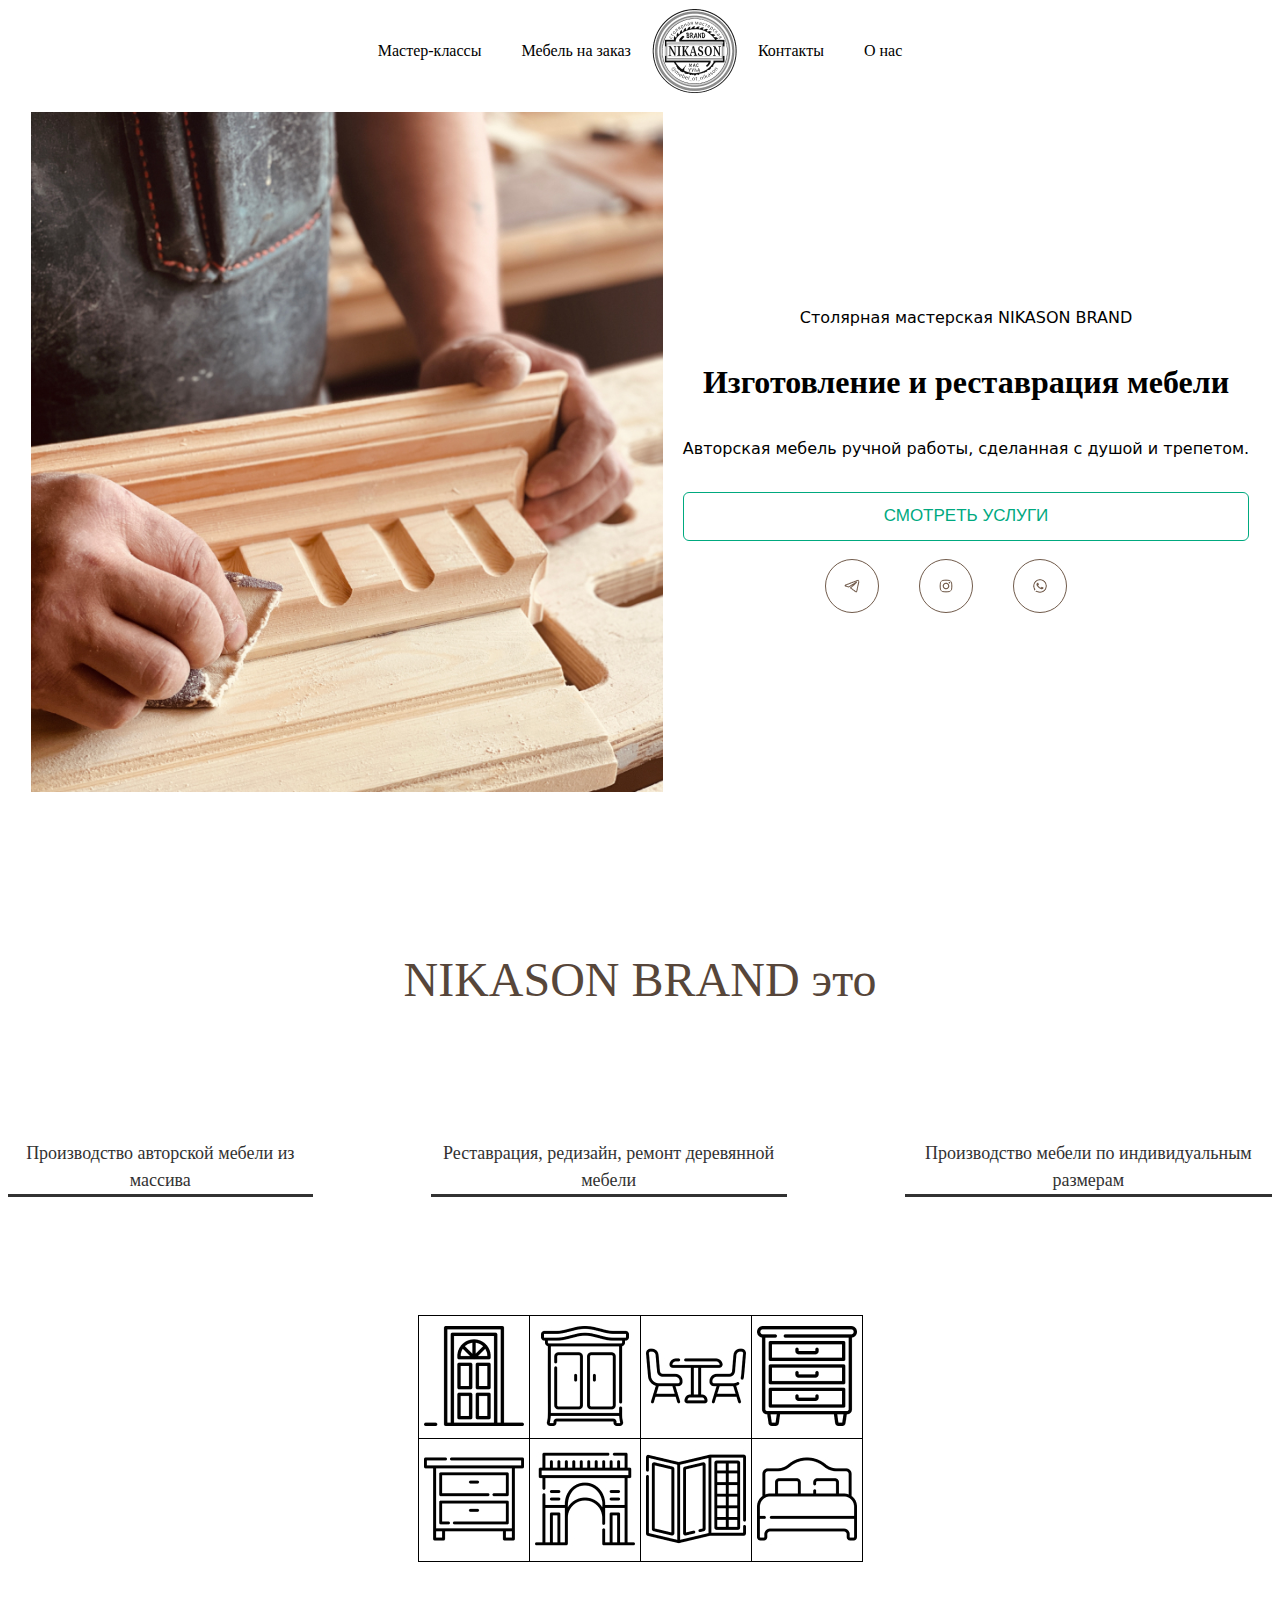
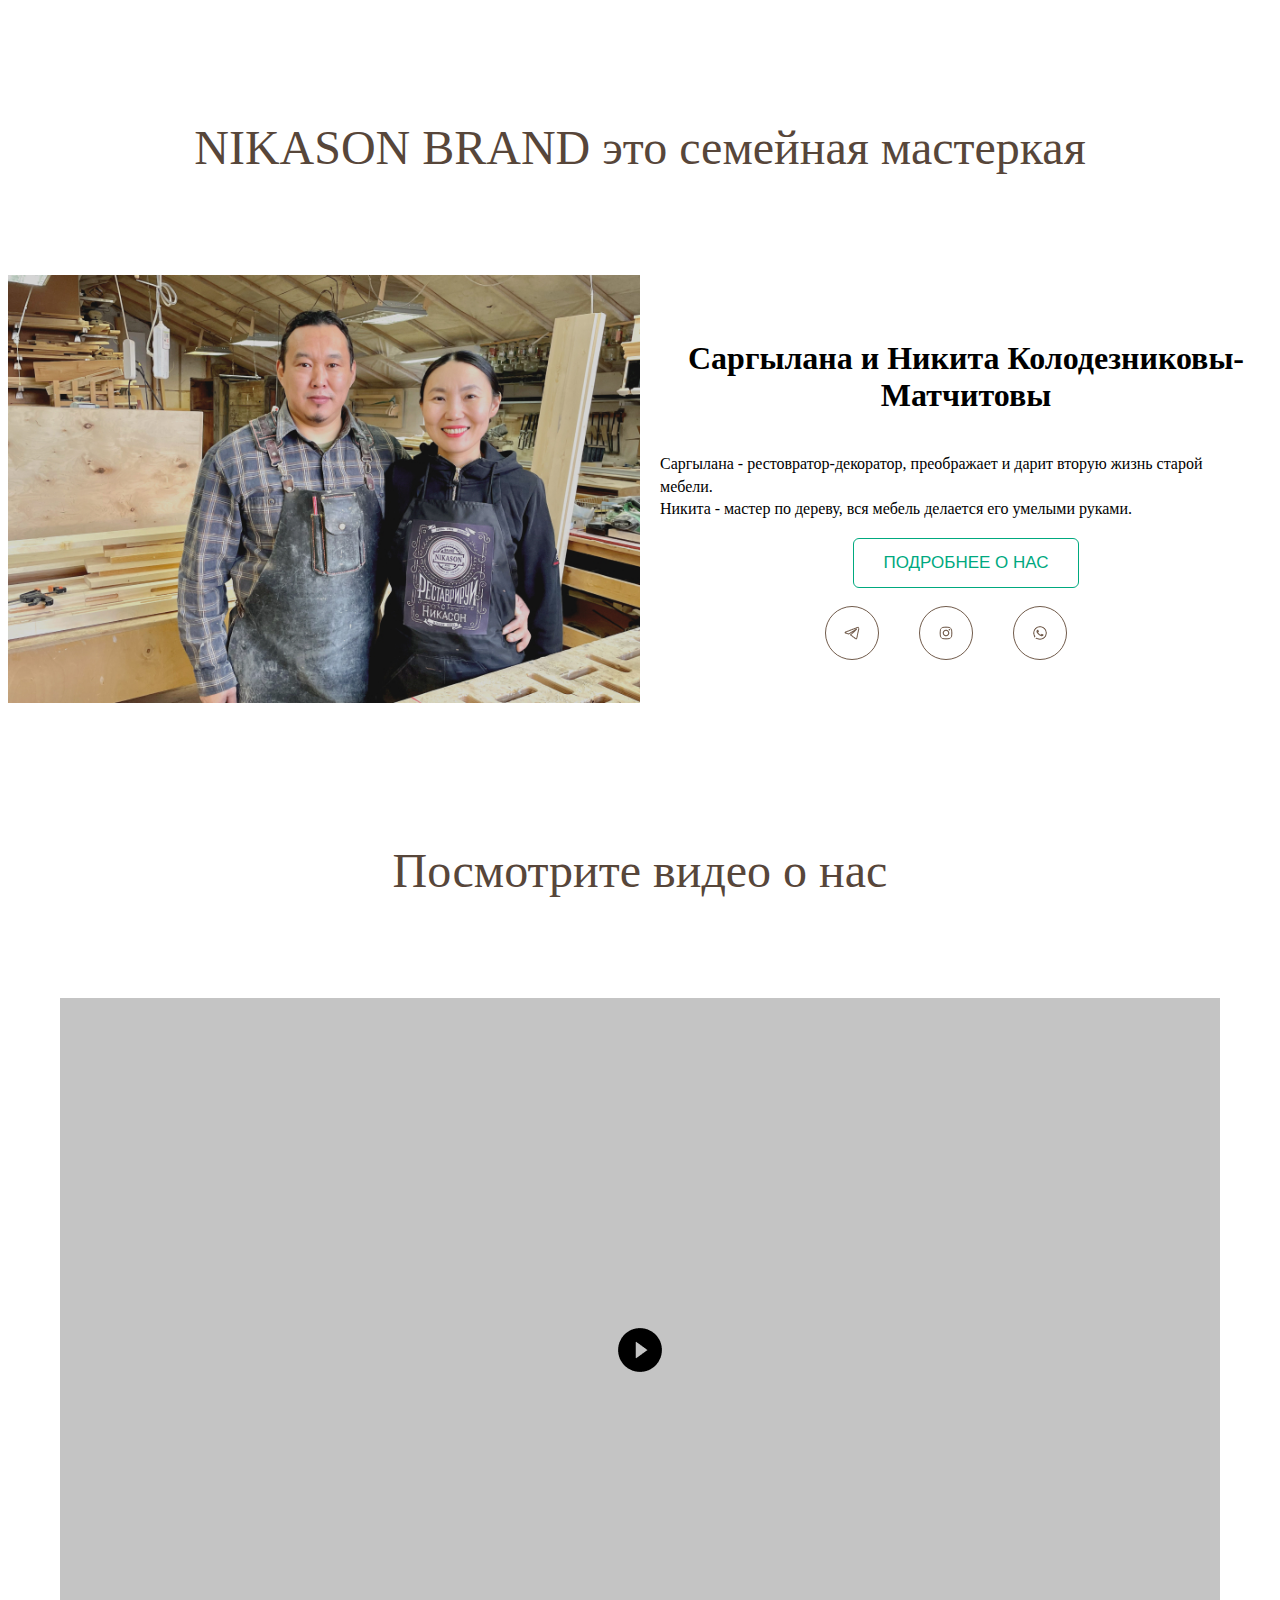
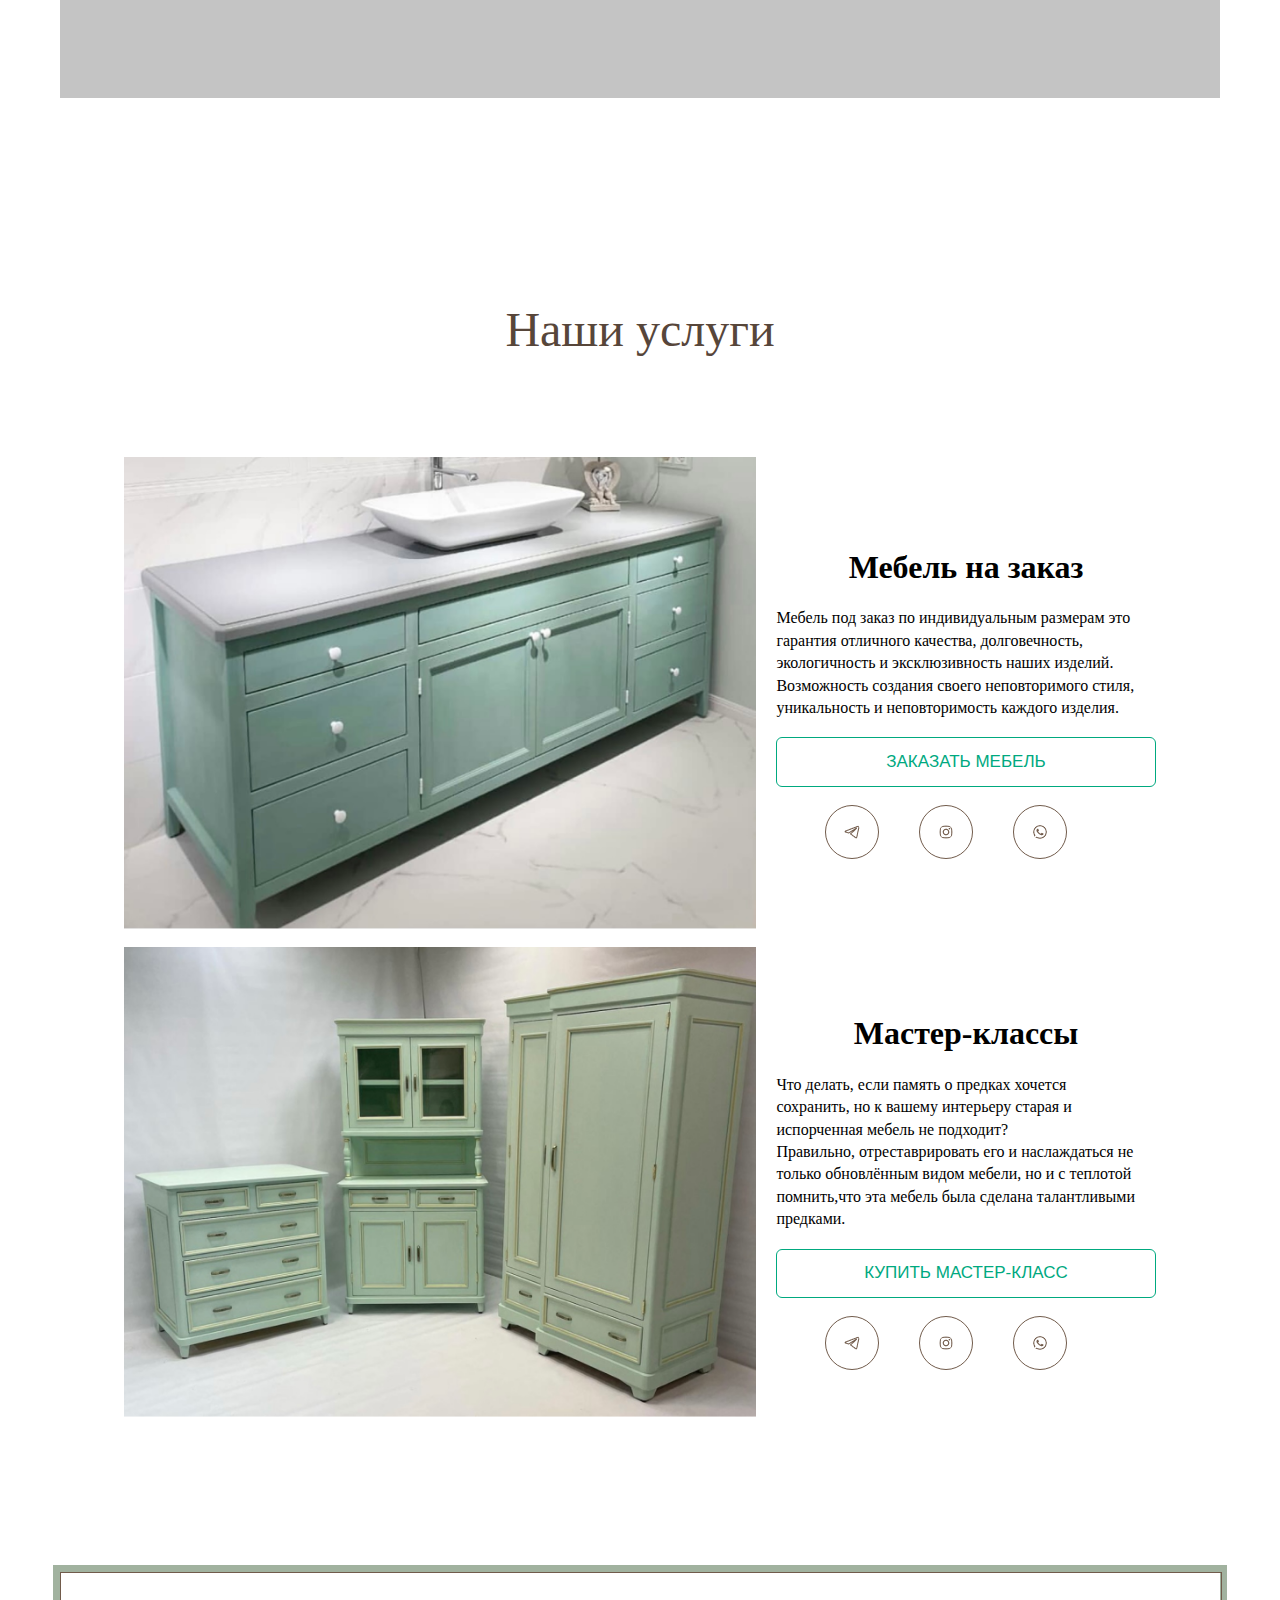
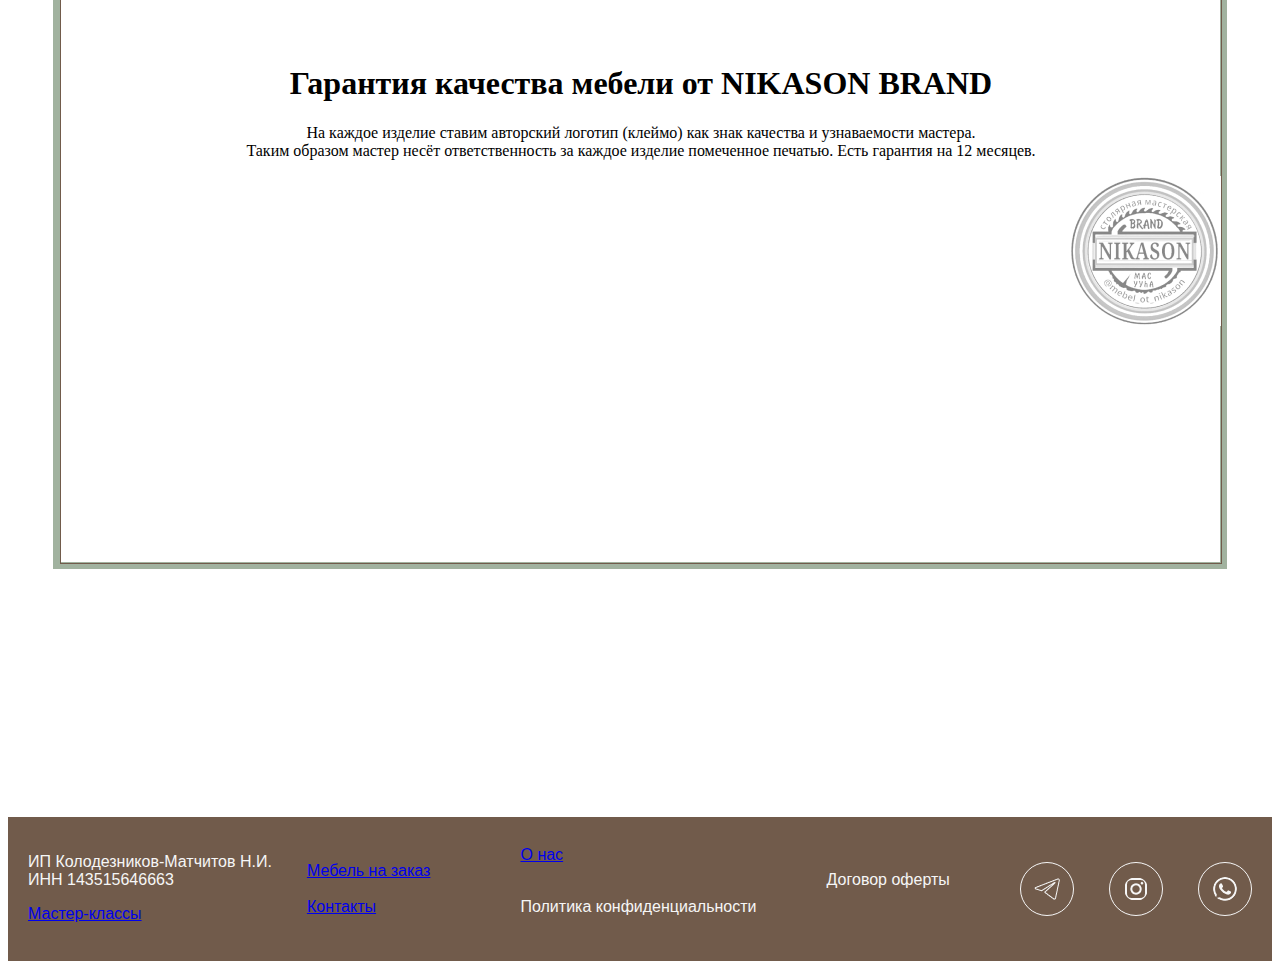
<file: index.html>
<!DOCTYPE html>
<html lang="en">
<head>
  <meta charset="UTF-8" />
  <meta http-equiv="X-UA-Compatible" content="IE=edge" />
  <meta name="viewport" content="width=device-width, initial-scale=1.0" />
  <link rel="stylesheet" href="style.css" />
  <title>nikason.ru</title>
</head>
<body>
  <style>
    .video {
      position: relative;
      text-align: center;
      margin-top: 100px;
    }

    .video img:first-child {
      display: inline-block;
    }

    .video img:last-child {
      position: absolute;
      top: 50%;
      left: 50%;
      transform: translate(-50%, -50%);
    }

    .images-container div {
      margin-right: 40px;
    }
  </style>
  <div id="navbar" style="display: flex; justify-content: center;">
    <a href="masterclass.html" style="margin-right: 20px;">Мастер-классы</a>
    <a href="mebelzakaz.html" style="margin-right: 20px;">Мебель на заказ</a>
    <img src="фото/IMG_1024 1.png">
    <a href="#" style="margin-right: 20px;">Контакты</a>
    <a href="onas.html">О нас</a>
  </div>
  <br>
  <div style="display: flex; align-items: center; justify-content: center;">
    <img src="фото/IMG_6431 1.jpg" style="max-width: 50%; margin-right: 20px;" />
    <div style="display: flex; flex-direction: column; justify-content: center; text-align: center;">
      <p style="font-size: 16; font-family: system-ui, -apple-system, BlinkMacSystemFont, 'Segoe UI', Roboto, Oxygen, Ubuntu, Cantarell, 'Open Sans', 'Helvetica Neue', sans-serif;"> Столярная мастерская NIKASON BRAND</p>
      <h1 style="font-family: 'Tenor Sans'; font-size: 48;">Изготовление и реставрация мебели</h1>
      <p style="font-family: system-ui, -apple-system, BlinkMacSystemFont, 'Segoe UI', Roboto, Oxygen, Ubuntu, Cantarell, 'Open Sans', 'Helvetica Neue', sans-serif;font-size: 18;"> Авторская мебель ручной работы, сделанная с душой и трепетом.</p>
      <br>
      <button class="btn">Смотреть услуги</button>
      <br>
      <div class="images-container">
        <div style="width: 52px; height: 52px; border: 1px solid #715B4B; border-radius: 50%; display: flex; justify-content: center; align-items: center;">
          <img src="фото/tg.png" style="border-radius: 50%;" />
        </div>
        <div style="width: 52px; height: 52px; border: 1px solid #715B4B; border-radius: 50%; display: flex; justify-content: center; align-items: center;">
          <img src="фото/123Vector.png" style="border-radius: 50%;" />
        </div>
        <div style="width: 52px; height: 52px; border: 1px solid #715B4B; border-radius: 50%; display: flex; justify-content: center; align-items: center;">
          <img src="фото/Vec123tor.png" style="border-radius: 50%;" />
        </div>
      </div>
    </div>
  </div>

  <h1 style="text-align: center;margin-top: 160px;font-family: 'Tenor Sans';font-style: normal;font-weight: 400;font-size: 48px;color: #57463A;">NIKASON BRAND это</h1>
  <div class="asd" style="display: flex; flex-direction: row; justify-content: center; text-align: center;">
    <p style="margin-right: 118px; font-family: 'Open Sans'; margin-top: 100px; font-style: normal; font-weight: 300; font-size: 18px; line-height: 150%; text-align: center; color: #323232; border-bottom: 3px solid #323232;">Производство авторской мебели из массива</p>
    <p style="margin-right: 118px; font-family: 'Open Sans'; font-style: normal; font-weight: 300;  font-size: 18px; margin-top: 100px; line-height: 150%; text-align: center; color: #323232; border-bottom: 3px solid #323232;">Реставрация, редизайн, ремонт деревянной мебели</p>
    <p
      style="font-family: 'Open Sans';font-style: normal;font-weight: 300;margin-top: 100px;font-size: 18px;line-height: 150%;text-align: center;color: #323232; border-bottom: 3px solid #323232;">
      Производство мебели по индивидуальным размерам</p>
  </div>
  <table style="margin-top: 100px;display: flex; justify-content: center;" class="iksweb">
    <tbody>
      <tr>
        <td><img src="фото/door-2 1.jpg" /></td>
        <td><img src="фото/closet 1.jpg" /></td>
        <td><img src="фото/chair-2 1.jpg" /></td>
        <td><img src="фото/drawers 1.jpg" /></td>
      </tr>
      <tr>
        <td><img src="фото/drawer 1.jpg" /></td>
        <td><img src="фото/gate 1.jpg" /></td>
        <td><img src="фото/room-divider 1.jpg" /></td>
        <td><img src="фото/bed 1.jpg" /></td>
      </tr>
    </tbody>
  </table>
  <br>
  <h1 style="text-align: center;margin-top: 140px;  font-family: 'Tenor Sans';font-style: normal;font-weight: 400;font-size: 48px;color: #57463A;"> NIKASON BRAND это семейная мастеркая</h1>
  <div class="div" style=" margin-top: 100px; display: flex; justify-content: center; align-items: center;">
    <img src="фото/Rectangle 55.jpg" style="max-width: 50%; margin-right: 20px;" />
    <div style="display: flex; flex-direction: column; justify-content: center; align-items: center; text-align: center;">
      <h1>Саргылана и Никита Колодезниковы-Матчитовы</h1>
      <br>
      <p style="font-family: 'Tenor Sans'; font-size: 48;">Саргылана - рестовратор-декоратор, преображает и дарит вторую жизнь старой мебели.<br>Никита - мастер по дереву, вся мебель делается его умелыми руками.
      </p>
      <br>
      <button class="btn">Подробнее о нас</button>
      <br>
      <div class="images-container">
        <div
          style="width: 52px; height: 52px; border: 1px solid #715B4B; border-radius: 50%; display: flex; justify-content: center; align-items: center;">
          <img src="фото/tg.png" style="border-radius: 50%;" />
        </div>
        <div
          style="width: 52px; height: 52px; border: 1px solid #715B4B; border-radius: 50%; display: flex; justify-content: center; align-items: center;">
          <img src="фото/123Vector.png" style="border-radius: 50%;" />
        </div>
        <div
          style="width: 52px; height: 52px; border: 1px solid #715B4B; border-radius: 50%; display: flex; justify-content: center; align-items: center;">
          <img src="фото/Vec123tor.png" style="border-radius: 50%;" />
        </div>
      </div>
    </div>
  </div>
  <h1 style=" text-align: center; margin-top: 140px; font-family: 'Tenor Sans'; font-style: normal; font-weight: 400; font-size: 48px; color: #57463A;">Посмотрите видео о нас</h1>
  <div class="video">
    <img src="фото/55.png">
    <img src="фото/ant-design_play-circle-filled.png">
  </div>
  <h1 style="text-align: center;margin-top: 200px;font-family: 'Tenor Sans';font-style: normal;font-weight: 400;font-size: 48px;color: #57463A;">Наши услуги</h1>
  <div class="div" style="margin-top: 100px; display: flex; justify-content: center;">
    <img src="фото/IMG_5907.png" style="max-width: 50%; margin-right: 20px;" />
    <div style="display: flex; flex-direction: column; justify-content: center; text-align: center; max-width: 30%;">
      <h1>Мебель на заказ</h1>
      <p style="font-family: 'Tenor Sans'; font-size: 48;">Мебель под заказ по индивидуальным размерам это гарантия отличного качества, долговечность, экологичность и эксклюзивность наших изделий. <br>Возможность создания своего неповторимого стиля, уникальность и неповторимость каждого изделия.</p>
      <br>
      <button class="btn">Заказать мебель</button>
      <br>
      <div class="images-container">
        <div style="width: 52px; height: 52px; border: 1px solid #715B4B; border-radius: 50%; display: flex; justify-content: center; align-items: center;">
          <img src="фото/tg.png" style="border-radius: 50%;" />
        </div>
        <div style="width: 52px; height: 52px; border: 1px solid #715B4B; border-radius: 50%; display: flex; justify-content: center; align-items: center;">
          <img src="фото/123Vector.png" style="border-radius: 50%;" />
        </div>
        <div style="width: 52px; height: 52px; border: 1px solid #715B4B; border-radius: 50%; display: flex; justify-content: center; align-items: center;">
          <img src="фото/Vec123tor.png" style="border-radius: 50%;" />
        </div>
      </div>
    </div>
  </div>
  <br>
  <div class="div" style="display: flex; justify-content: center;">
    <img src="фото/IMG_5645.png" style="max-width: 50%; margin-right: 20px;" />
    <div style="display: flex; flex-direction: column; justify-content: center; text-align: center; max-width: 30%;">
      <h1>Мастер-классы</h1>
      <p style="font-family: 'Tenor Sans'; font-size: 48;">Что делать, если память о предках хочется сохранить, но к вашему интерьеру старая и испорченная мебель не подходит?<br>Правильно, отреставрировать его и наслаждаться не только обновлённым видом мебели, но и с теплотой помнить,что эта мебель была сделана талантливыми предками.
      </p>
        <br>
      <button class="btn">Купить мастер-класс</button>
      <br>
      <div class="images-container">
        <div style="width: 52px; height: 52px; border: 1px solid #715B4B; border-radius: 50%; display: flex; justify-content: center; align-items: center;">
          <img src="фото/tg.png" style="border-radius: 50%;" />
        </div>
        <div style="width: 52px; height: 52px; border: 1px solid #715B4B; border-radius: 50%; display: flex; justify-content: center; align-items: center;">
          <img src="фото/123Vector.png" style="border-radius: 50%;" />
        </div>
        <div style="width: 52px; height: 52px; border: 1px solid #715B4B; border-radius: 50%; display: flex; justify-content: center; align-items: center;">
          <img src="фото/Vec123tor.png" style="border-radius: 50%;" />
        </div>
      </div>
    </div>
  </div>
  <div style="display: flex; justify-content: center; align-items: center; height: 100vh; margin-top: 200;">
    <div class="outer-box">
      <div class="inner-box">
        <h1 style="margin-top: 92px ; text-align: center;">Гарантия качества мебели от NIKASON BRAND</h1>
        <p style="margin: 40 118 179 95; text-align: center;">На каждое изделие ставим авторский логотип (клеймо) как знак качества и узнаваемости мастера.<br> Таким образом мастер несёт ответственность за каждое изделие помеченное печатью. Есть гарантия на 12 месяцев. </p>
        <div style="text-align:right">
          <img src="фото/IMG_1024 2.jpg">
        </div>
      </div>
    </div>
  </div>
  <div class="footer" style="margin-top: 100px;">
    <div class="col">
      <p>ИП Колодезников-Матчитов Н.И.
        <br>
        ИНН 143515646663
      </p>
      <a href="masterclass.html" style="margin-right: 20px;">Мастер-классы</a>
      <br>
    </div>
    <div class="col">
      <a href="mebelzakaz.html" style="margin-right: 20px;">Мебель на заказ</a>
      <br>
      <a href="#" style="margin-right: 20px;">Контакты</a>
    </div>
    <br>
    <div class="col">
      <a href="onas.html">О нас</a>
      <br>
      <p>Политика конфиденциальности</p>
    </div>
    <br>
    <div class="col">
      <p>Договор оферты</p>
      <br>
    </div>
    <br>
    <div class="col">
      <div style="width: 52px; height: 52px; border: 1px solid #F6F6F6; border-radius: 50%; display: flex; justify-content: center; align-items: center;">
        <img src="фото/arcticons_telegram.png" style="border-radius: 50%;" />
      </div>
    </div>
    <div class="col">
      <div style="width: 52px; height: 52px; border: 1px solid #F6F6F6; border-radius: 50%; display: flex; justify-content: center; align-items: center;">
        <img src="фото/akar-icons_instagram-fill.png" style="border-radius: 50%;" />
      </div>
    </div>
    <div class="col">
      <div style="width: 52px; height: 52px; border: 1px solid #F6F6F6; border-radius: 50%; display: flex; justify-content: center; align-items: center;">
        <img src="фото/akar-icons_whatsapp-fill.png" style="border-radius: 50%;" />
      </div>
    </div>
  </div>
</body>

</html>
</file>
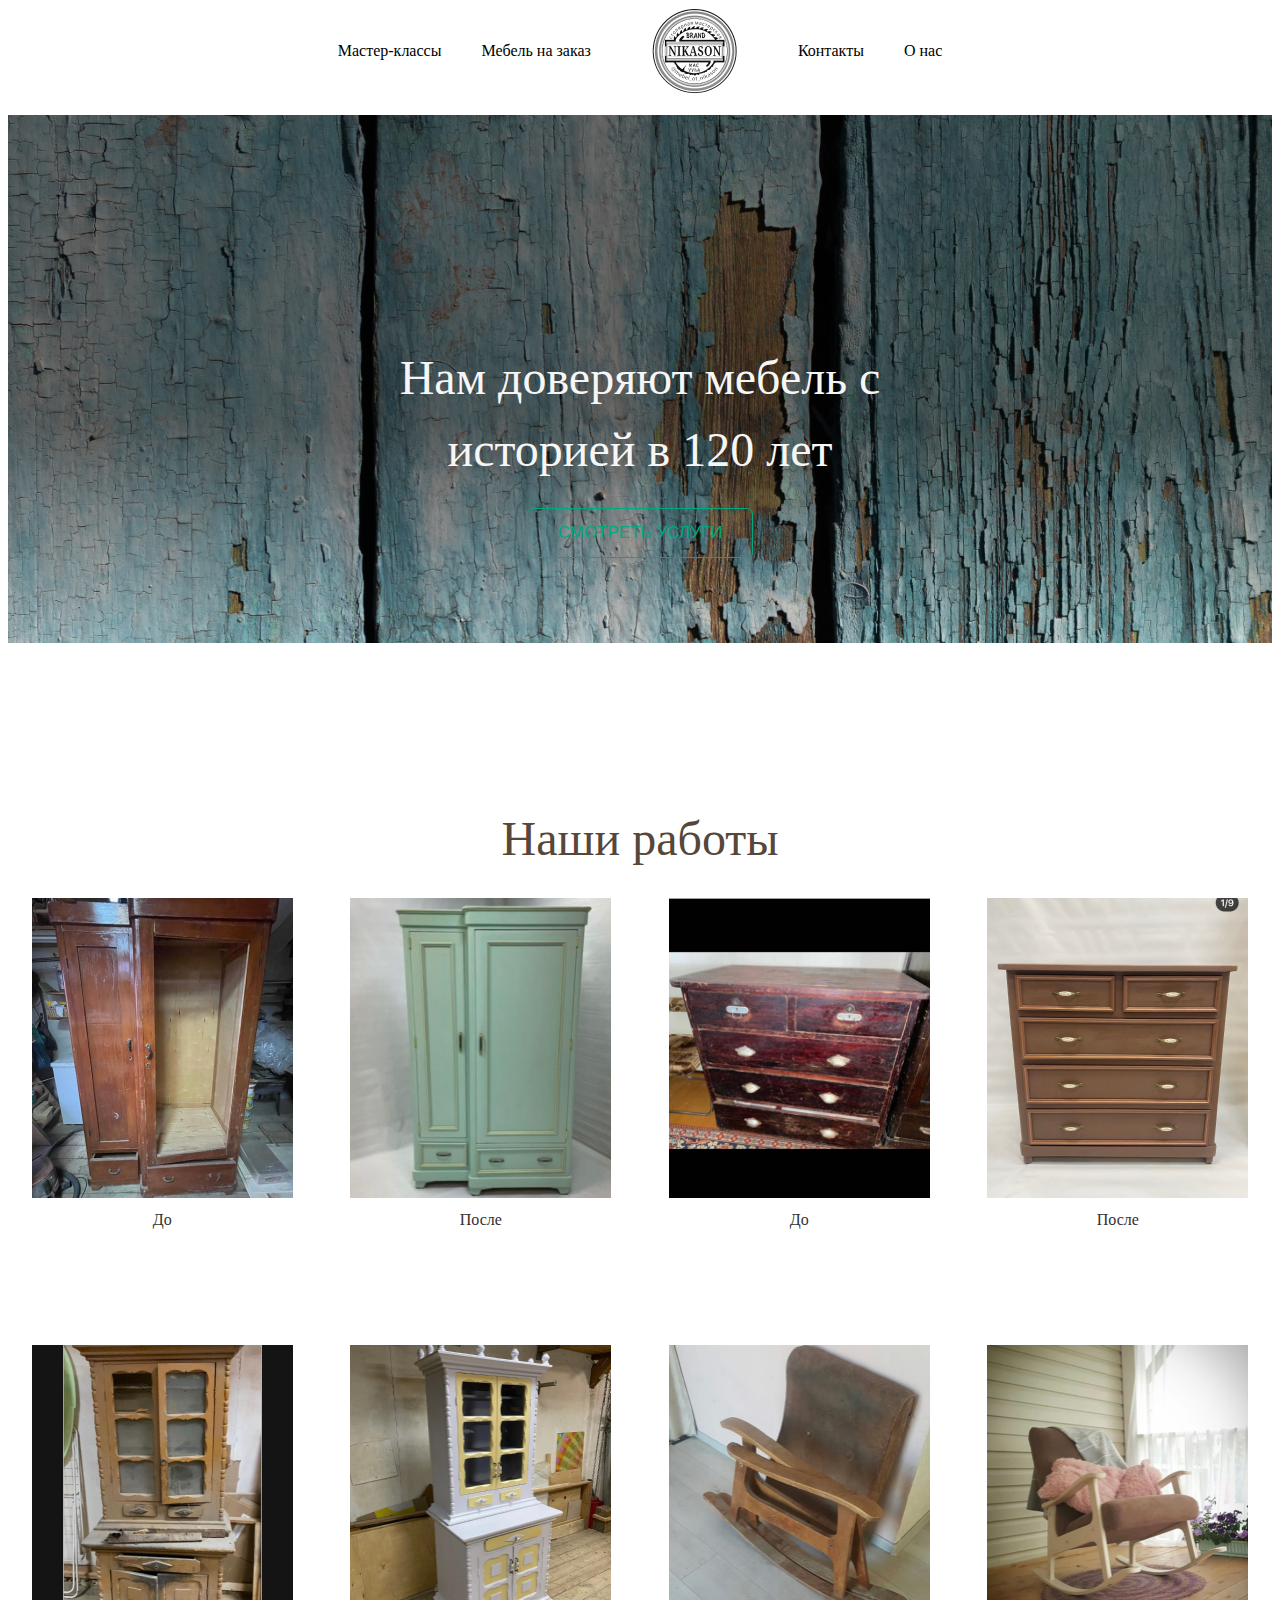
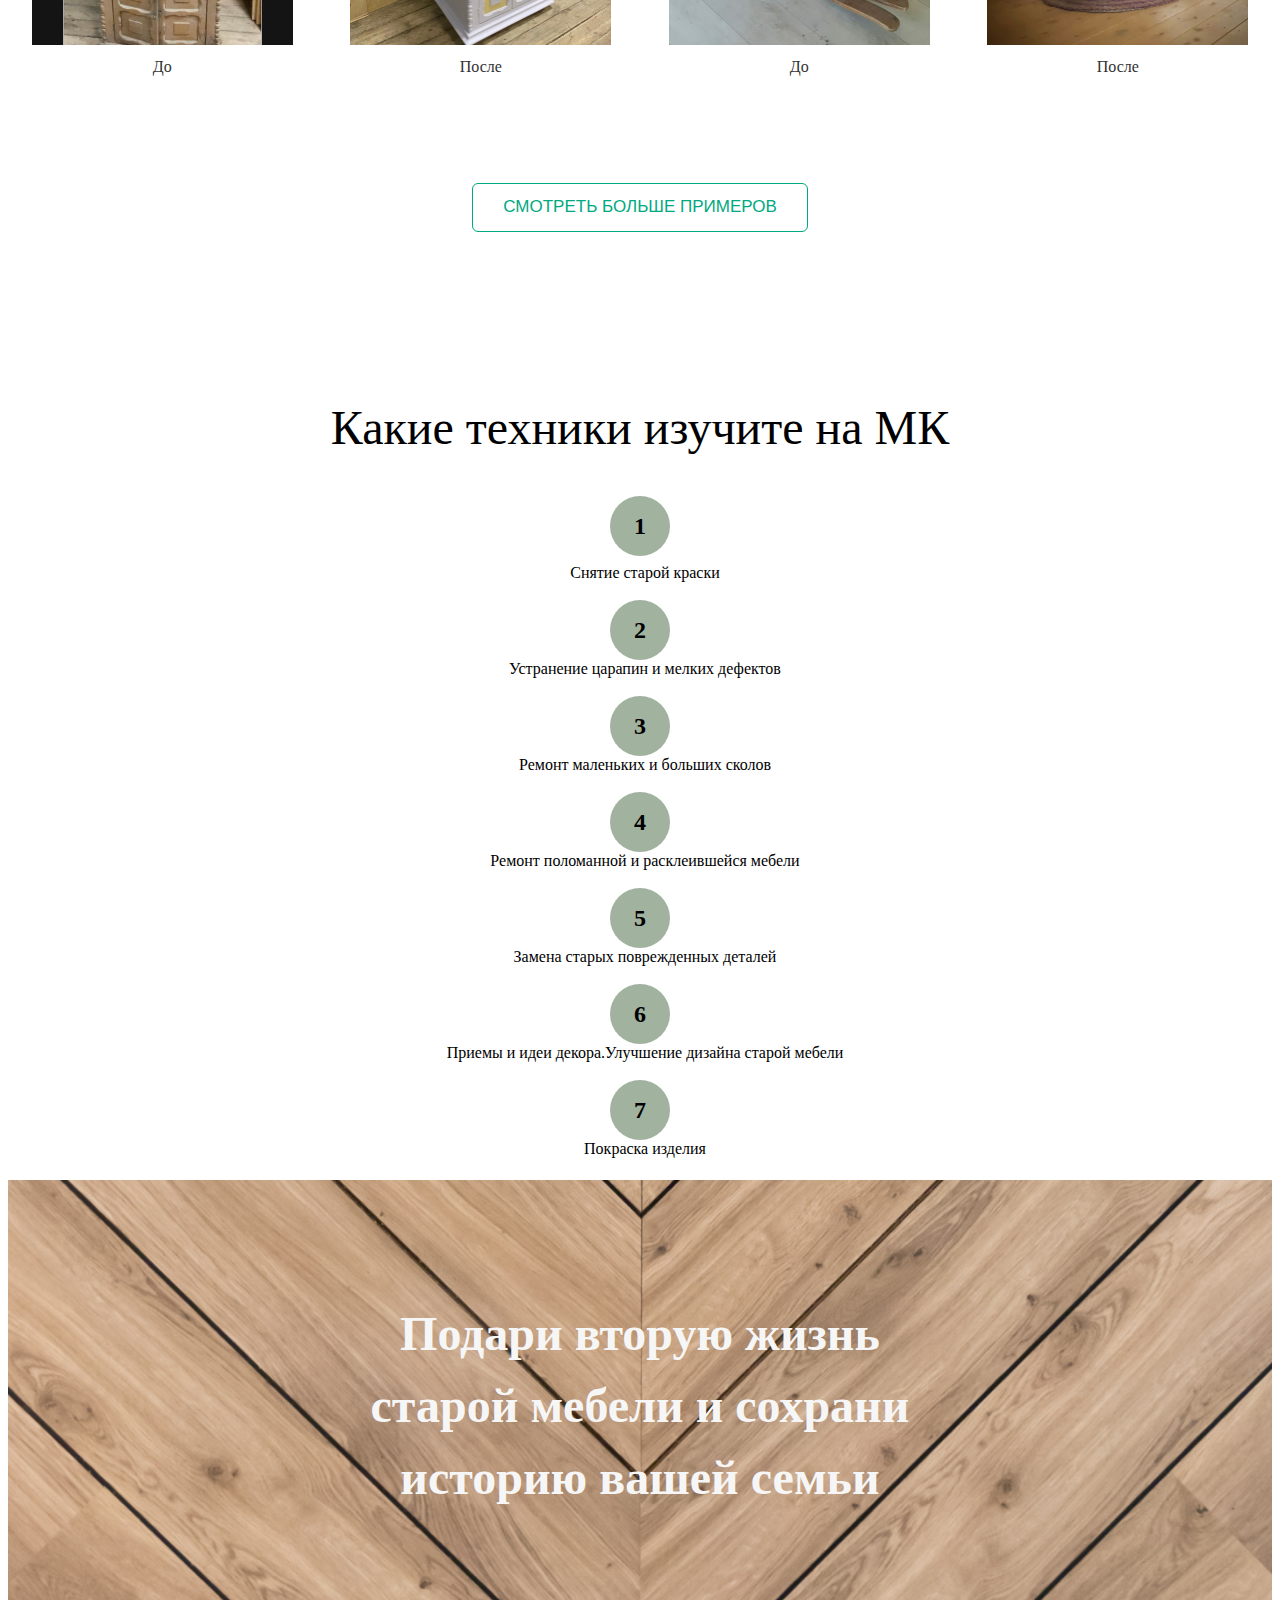
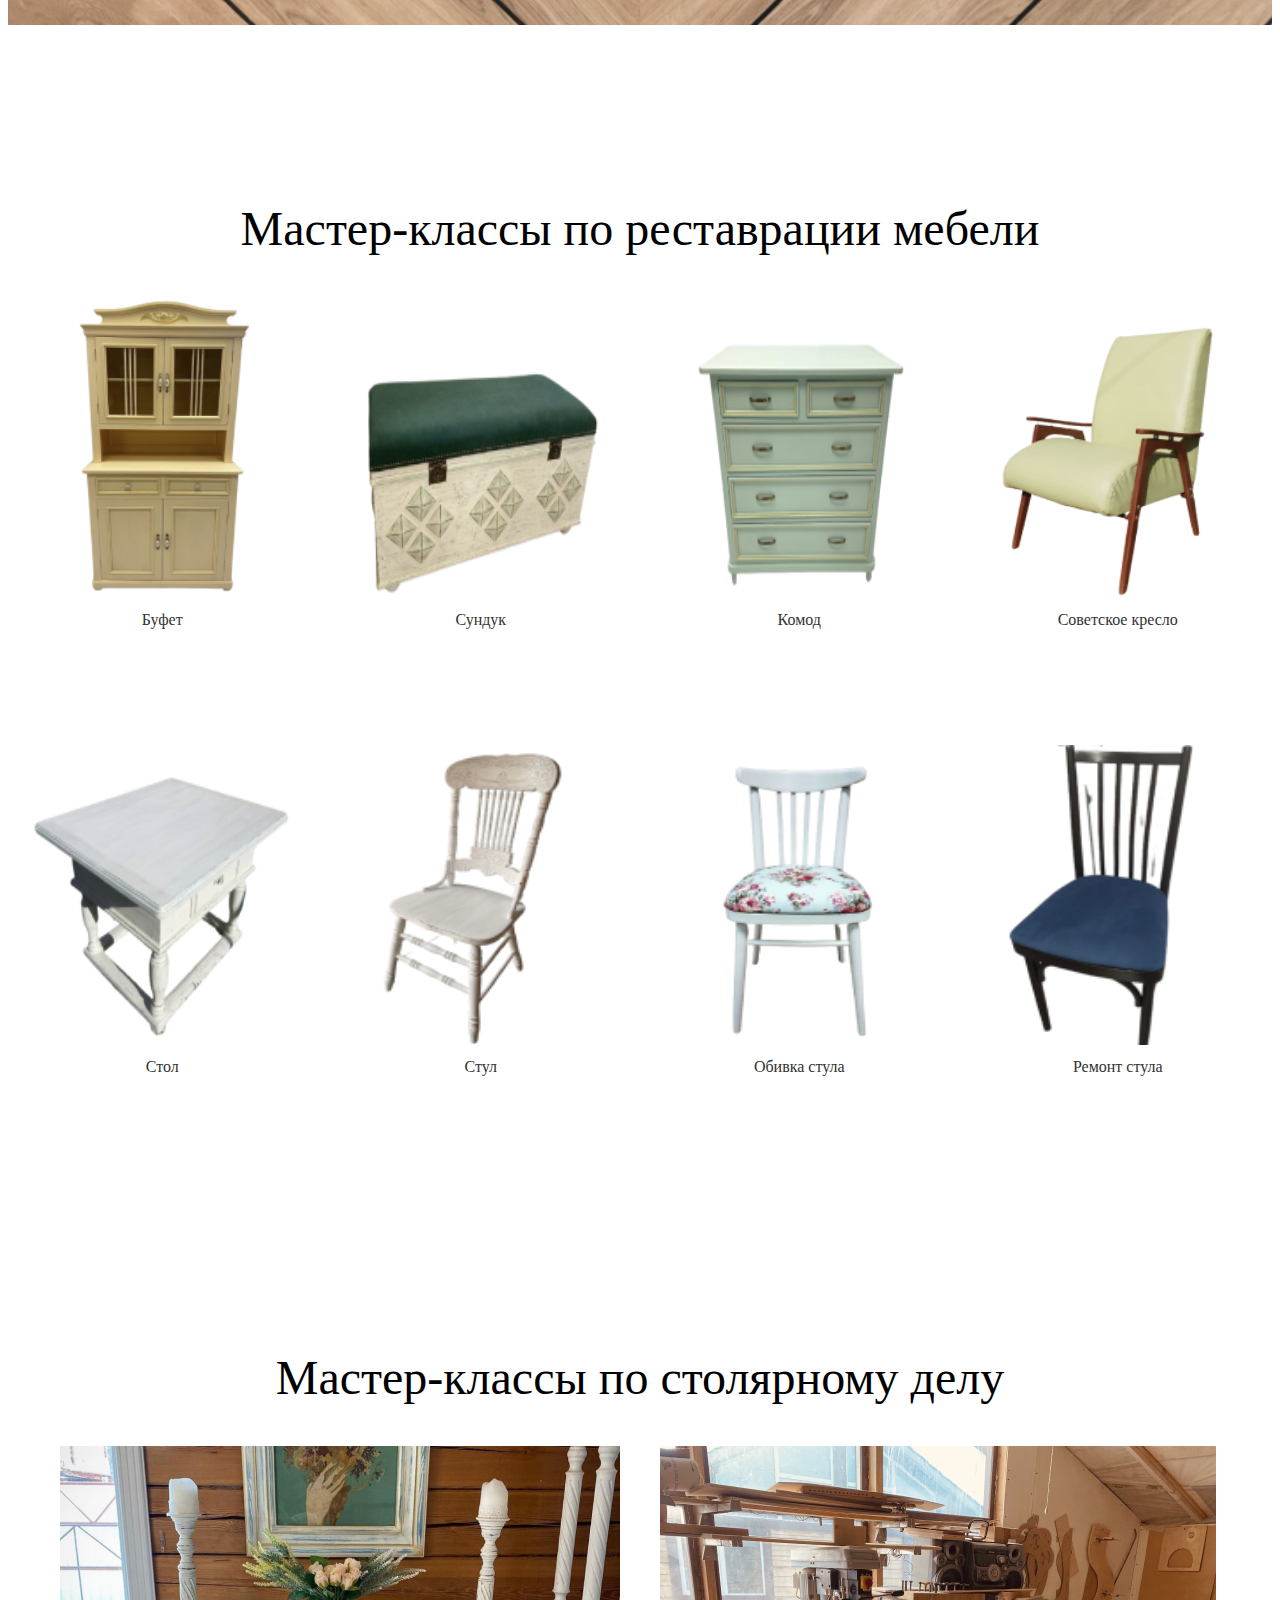
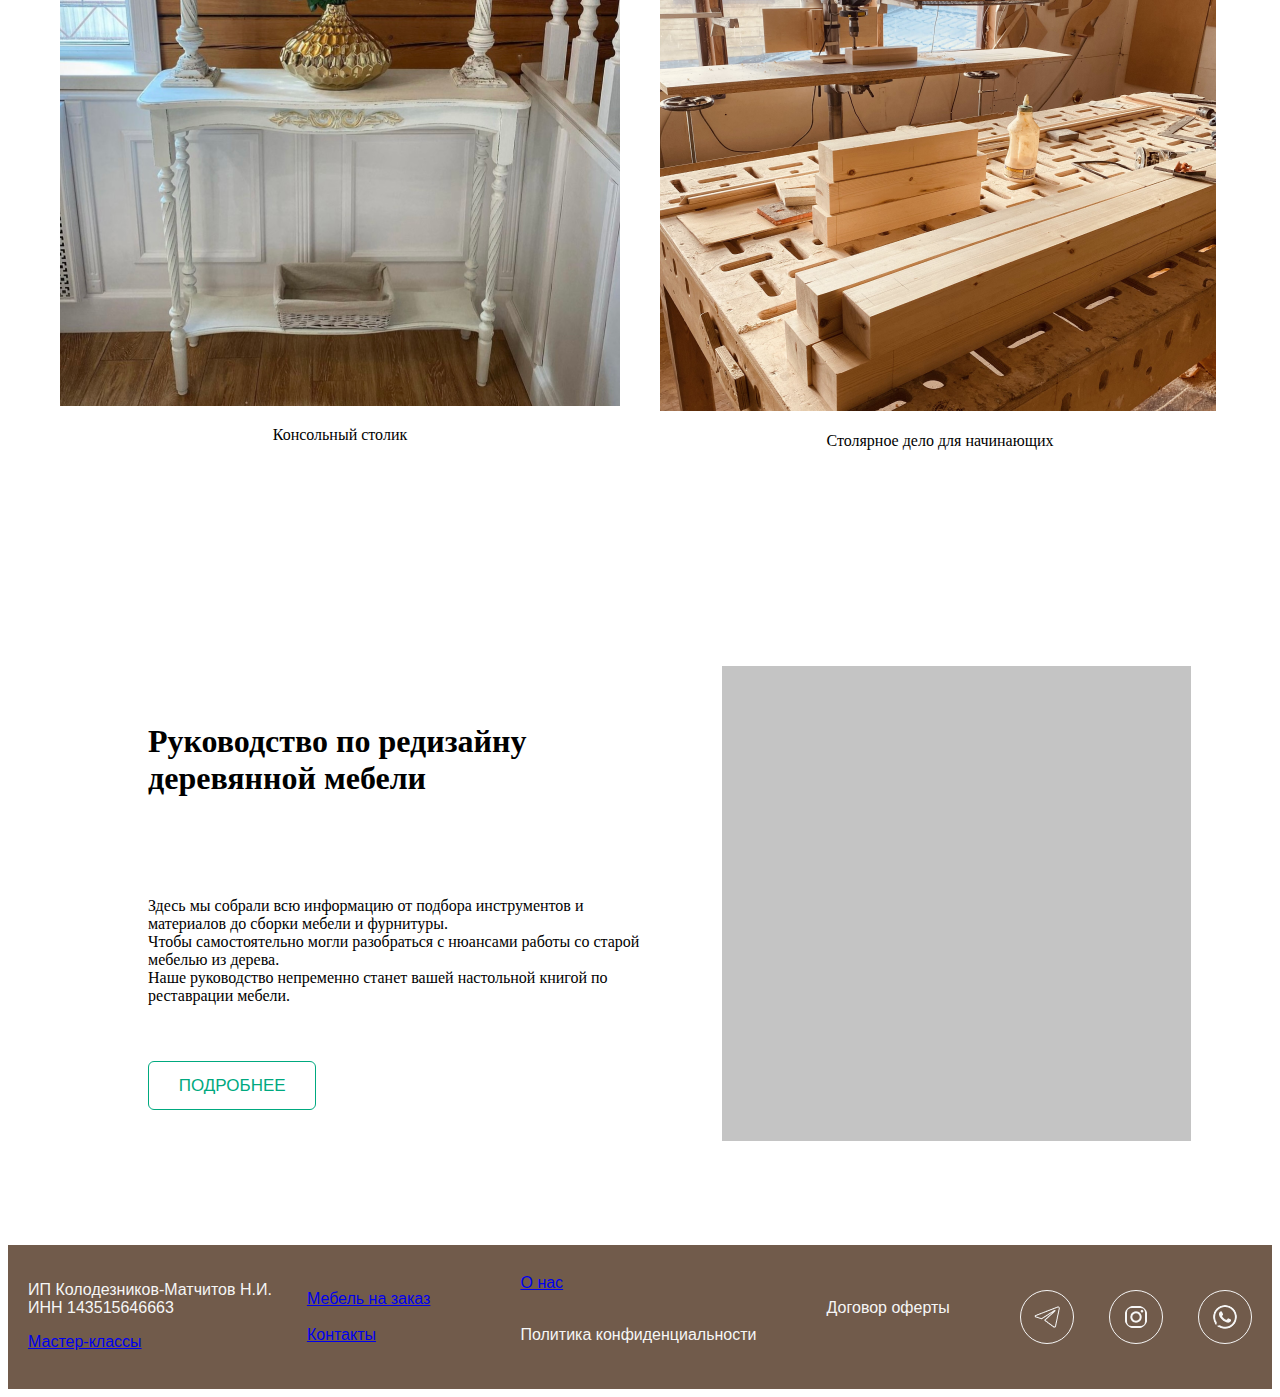
<file: masterclass.html>
<!DOCTYPE html>
<html lang="en">
<head>
    <meta charset="UTF-8">
    <meta http-equiv="X-UA-Compatible" content="IE=edge">
    <meta name="viewport" content="width=device-width, initial-scale=1.0">
    <link rel="stylesheet" href="style.css" />
    <title>Мастер классы</title>
</head>
<body>
    <div id="navbar" style="display: flex; justify-content: center; align-items: center;">
        <a style="margin: 0 20px 0 40px;" href="masterclass.html">Мастер-классы</a>
        <a style="margin: 0 40px 0 20px;" href="mebelzakaz.html">Мебель на заказ</a>
        <div style="display: flex; align-items: center;">
            <img src="фото/IMG_1024 3.jpg" style="display: block;" />
        </div>
        <a style="margin: 0 20px 0 40px;" href="#">Контакты</a>
        <a style="margin: 0 40px 0 20px;" href="onas.html">О нас</a>
    </div>
    <h1 style="text-align: center;">
        <img src="фото/majid-gheidarlou-LuI6euS7Dno-unsplash 1.jpg" style="height: 100%;width: 100%;">
        <span style="position: absolute; top: 50%; left: 50%; transform: translate(-50%, -50%);font-family: 'Tenor Sans';font-style: normal;font-weight: 400;font-size: 48px;line-height: 150%;color: #F6F6F6;"> Нам доверяют мебель с историей в 120 лет <br>
            <button style="margin: 80 0 0 0;" class="btn">Смотреть услуги</button>
        </span>
    </h1>
    <h1 style="text-align: center;margin-top: 160px;  font-family: 'Tenor Sans';font-style: normal;font-weight: 400;font-size: 48px;color: #57463A;"> Наши работы</h1>
    <div class="grid-container">
        <div class="grid-item">
            <img src="фото/Rectangle 53.png">
            <p>До</p>
        </div>
        <div class="grid-item">
            <img src="фото/Rectangle 54.png">
            <p>После</p>
        </div>
        <div class="grid-item">
            <img src="фото/Rectangle 55.png">
            <p>До</p>
        </div>
        <div class="grid-item">
            <img src="фото/Rectangle 56.png">
            <p>После</p>
        </div>
        <div class="grid-item">
            <img src="фото/Rectangle 57.png">
            <p>До</p>
        </div>
        <div class="grid-item">
            <img src="фото/Rectangle 59.png">
            <p>После</p>
        </div>
        <div class="grid-item">
            <img src="фото/Rectangle 58.png">
            <p>До</p>
        </div>
        <div class="grid-item">
            <img src="фото/Rectangle 60.png">
            <p>После</p>
        </div>
    </div>
    <button style="display: block; margin: 0 auto;" class="btn">Смотреть больше примеров</button>
    <h1 style="text-align: center;font-family: 'Tenor Sans';font-style: normal;font-weight: 400;font-size: 48px;margin-top: 160px;line-height: 150%;"> Какие техники изучите на МК</h1>
    <div style="display: flex; flex-direction: column; justify-content: center; align-items: center;">
        <div style="width: 60px; height: 60px; background: #A1B29F; border-radius: 50%; display: flex; justify-content: center; align-items: center; font-weight: bold; font-size: 24px; margin-bottom:8px;">1</div>
        <div style="margin-left: 10px; text-align:center;">Снятие старой краски</div>
        <br>
        <div style="width: 60px; height: 60px; background: #A1B29F; border-radius: 50%; display: flex; justify-content: center; align-items: center;font-weight: bold; font-size: 24px;"> 2</div>
        <div style="margin-left: 10px; text-align:center;">Устранение царапин и мелких дефектов</div>
        <br>
        <div style="width: 60px; height: 60px; background: #A1B29F; border-radius: 50%; display: flex; justify-content: center; align-items: center;font-weight: bold; font-size: 24px;"> 3</div>
        <div style="margin-left: 10px; text-align:center;">Ремонт маленьких и больших сколов</div>
        <br>
        <div style="width: 60px; height: 60px; background: #A1B29F; border-radius: 50%; display: flex; justify-content: center; align-items: center;font-weight: bold; font-size: 24px;"> 4</div>
        <div style="margin-left: 10px; text-align:center;">Ремонт поломанной и расклеившейся мебели</div>
        <br>
        <div style="width: 60px; height: 60px; background: #A1B29F; border-radius: 50%; display: flex; justify-content: center; align-items: center;font-weight: bold; font-size: 24px;"> 5</div>
        <div style="margin-left: 10px; text-align:center;">Замена старых поврежденных деталей</div>
        <br>
        <div style="width: 60px; height: 60px; background: #A1B29F; border-radius: 50%; display: flex; justify-content: center; align-items: center;font-weight: bold; font-size: 24px;"> 6</div>
        <div style="margin-left: 10px; text-align:center;">Приемы и идеи декора.Улучшение дизайна старой мебели</div>
        <br>
        <div style="width: 60px; height: 60px; background: #A1B29F; border-radius: 50%; display: flex; justify-content: center; align-items: center;font-weight: bold; font-size: 24px;"> 7</div>
        <div style="margin-left: 10px; text-align:center;">Покраска изделия</div>
    </div>
    <h1 style="position: relative;">
        <img src="фото/mitchell-luo-3Zy6U5swEio-unsplash 1.png" style="height: 100%;width: 100%;">
        <span style="position: absolute; top: 50%; left: 50%; transform: translate(-50%, -50%); font-family: 'Tenor Sans'; font-size: 48px; line-height: 150%;  text-align: center; color: #F6F6F6;">
        Подари вторую жизнь старой мебели и сохрани историю вашей семьи
        </span>
    </h1>
    <h1 style="text-align: center;font-family: 'Tenor Sans';font-style: normal;font-weight: 400;font-size: 48px;margin-top: 160px;line-height: 150%;"> Мастер-классы по реставрации мебели</h1>
    <div class="grid-container">
        <div class="grid-item">
            <img src="фото/IMG_5633 1.png">
            <p>Буфет</p>
        </div>
        <div class="grid-item">
            <img src="фото/IMG_5768 1.png">
            <p>Сундук</p>
        </div>
        <div class="grid-item">
            <img src="фото/IMG_5643 1.png">
            <p>Комод</p>
        </div>
        <div class="grid-item">
            <img src="фото/IMG_5891 1.png">
            <p>Советское кресло</p>
        </div>
        <div class="grid-item">
            <img src="фото/IMG_5766 1.png">
            <p>Стол</p>
        </div>
        <div class="grid-item">
            <img src="фото/IMG_5689 1.png">
            <p>Стул</p>
        </div>
        <div class="grid-item">
            <img src="фото/IMG_5840 1.png">
            <p>Обивка стула</p>
        </div>
        <div class="grid-item">
            <img src="фото/IMG_5756 1.png">
            <p>Ремонт стула</p>
        </div>
    </div>
    <h1 style="text-align: center;font-family: 'Tenor Sans';font-style: normal;font-weight: 400;font-size: 48px;margin-top: 160px;line-height: 150%;"> Мастер-классы по столярному делу</h1>
    <div style="display:flex; justify-content:center;">
        <div style="text-align: center; margin-right: 40px;">
            <img src="фото/Rectangle 44.png">
            <p>Консольный столик</p>
        </div>
        <div style="text-align: center;">
            <img src="фото/milan-popovic-BmyXTxyDL-I-unsplash 1.png">
            <p>Столярное дело для начинающих</p>
        </div>
    </div>
    <div style="display:flex; align-items:center; margin-top:200px;">
        <div style="width:50%;">
            <h1 style="margin-left:140px;">Руководство по редизайну деревянной мебели</h1>
            <p style="margin-left:140px;margin-top: 100px;">Здесь мы собрали всю информацию от подбора инструментов и материалов до сборки мебели и фурнитуры.<br> Чтобы самостоятельно могли разобраться с нюансами работы со старой мебелью из дерева.<br> Наше руководство непременно станет вашей настольной книгой по реставрации мебели.</p>
            <button style="margin-top:40px; margin-left:140px;" class="btn">Подробнее</button>
        </div>
        <div style="width:50%; text-align:center;">
            <img src="фото/Rectangle 91.png">
        </div>
    </div>
    <div class="footer" style="margin-top: 100px;">
        <div class="col">
          <p>ИП Колодезников-Матчитов Н.И.
            <br>
            ИНН 143515646663
          </p>
          <a href="masterclass.html" style="margin-right: 20px;">Мастер-классы</a>
          <br>
        </div>
        <div class="col">
          <a href="mebelzakaz.html" style="margin-right: 20px;">Мебель на заказ</a>
          <br>
          <a href="#" style="margin-right: 20px;">Контакты</a>
        </div>
        <br>
        <div class="col">
          <a href="onas.html">О нас</a>
          <br>
          <p>Политика конфиденциальности</p>
        </div>
        <br>
        <div class="col">
          <p>Договор оферты</p>
          <br>
        </div>
        <br>
        <div class="col">
          <div style="width: 52px; height: 52px; border: 1px solid #F6F6F6; border-radius: 50%; display: flex; justify-content: center; align-items: center;">
            <img src="фото/arcticons_telegram.png" style="border-radius: 50%;" />
          </div>
        </div>
        <div class="col">
          <div style="width: 52px; height: 52px; border: 1px solid #F6F6F6; border-radius: 50%; display: flex; justify-content: center; align-items: center;">
            <img src="фото/akar-icons_instagram-fill.png" style="border-radius: 50%;" />
          </div>
        </div>
        <div class="col">
          <div style="width: 52px; height: 52px; border: 1px solid #F6F6F6; border-radius: 50%; display: flex; justify-content: center; align-items: center;">
            <img src="фото/akar-icons_whatsapp-fill.png" style="border-radius: 50%;" />
          </div>
        </div>
      </div>
</body>

</html>
</file>
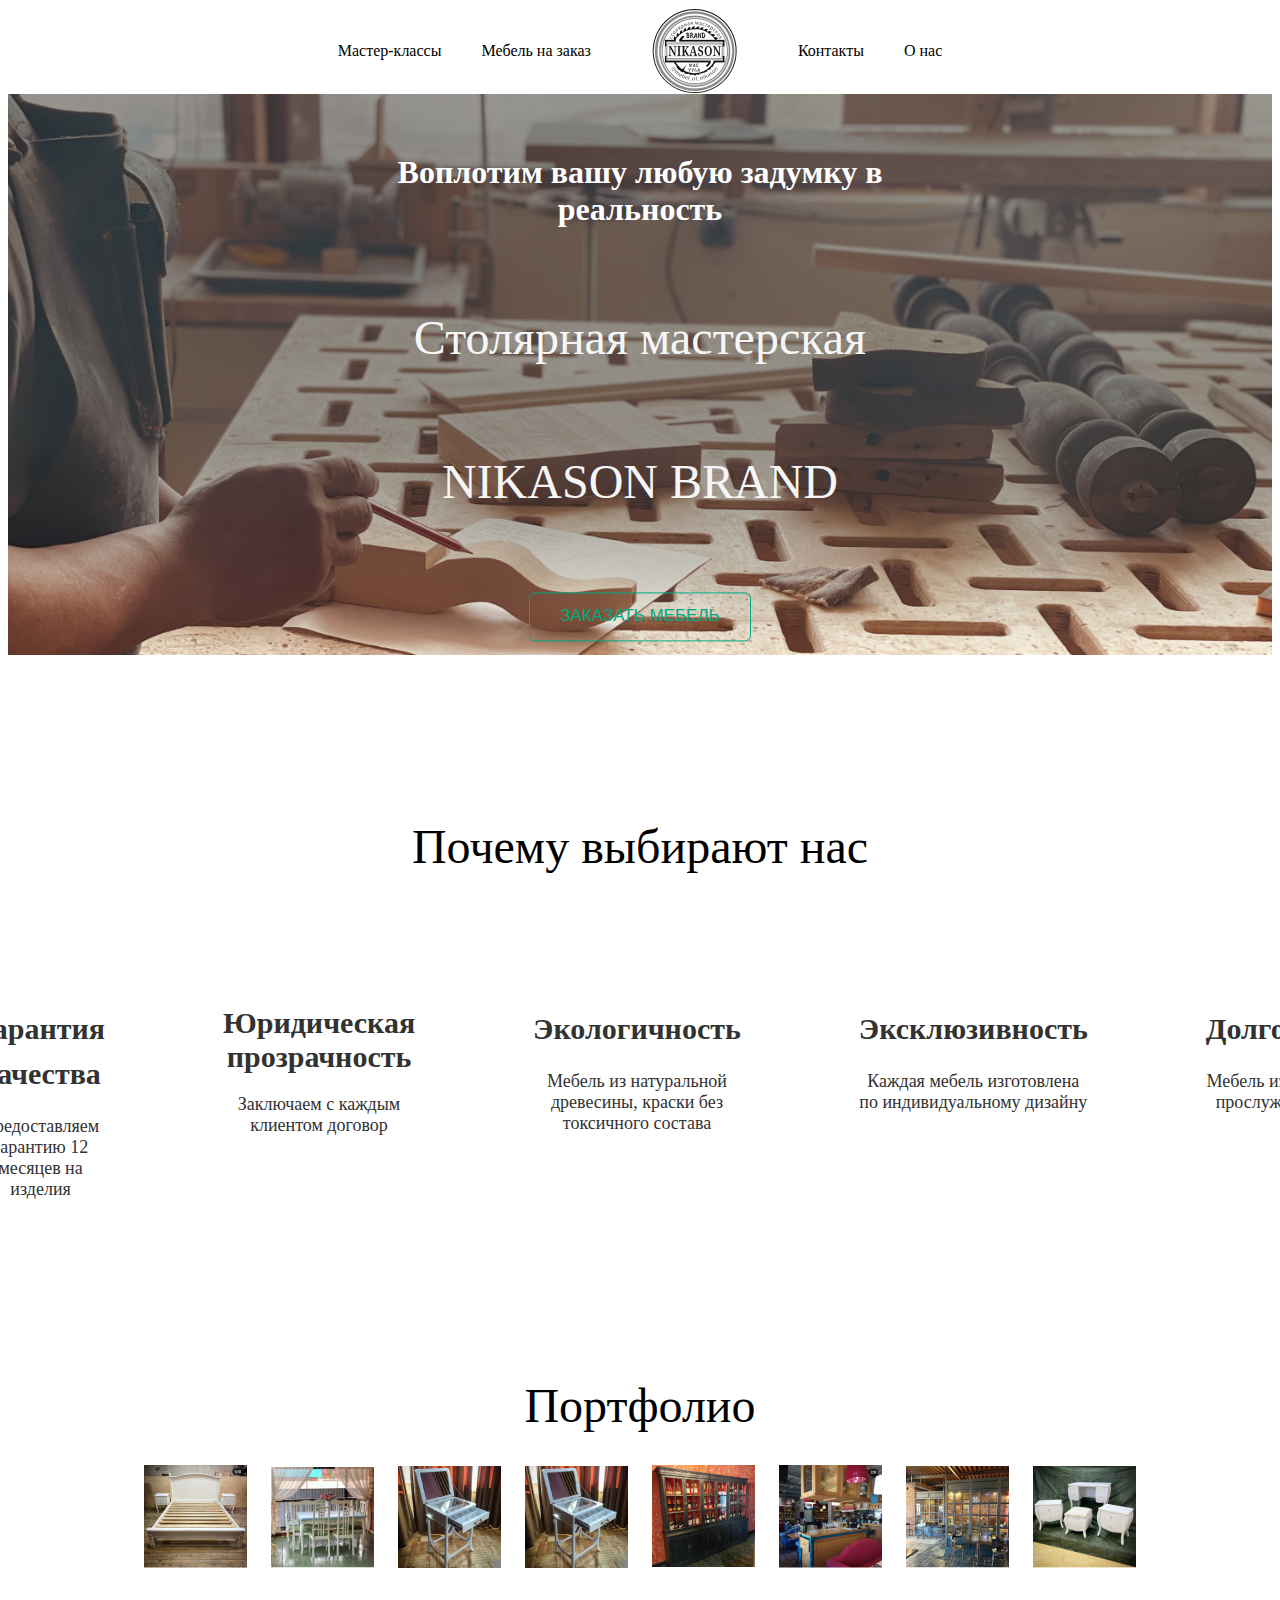
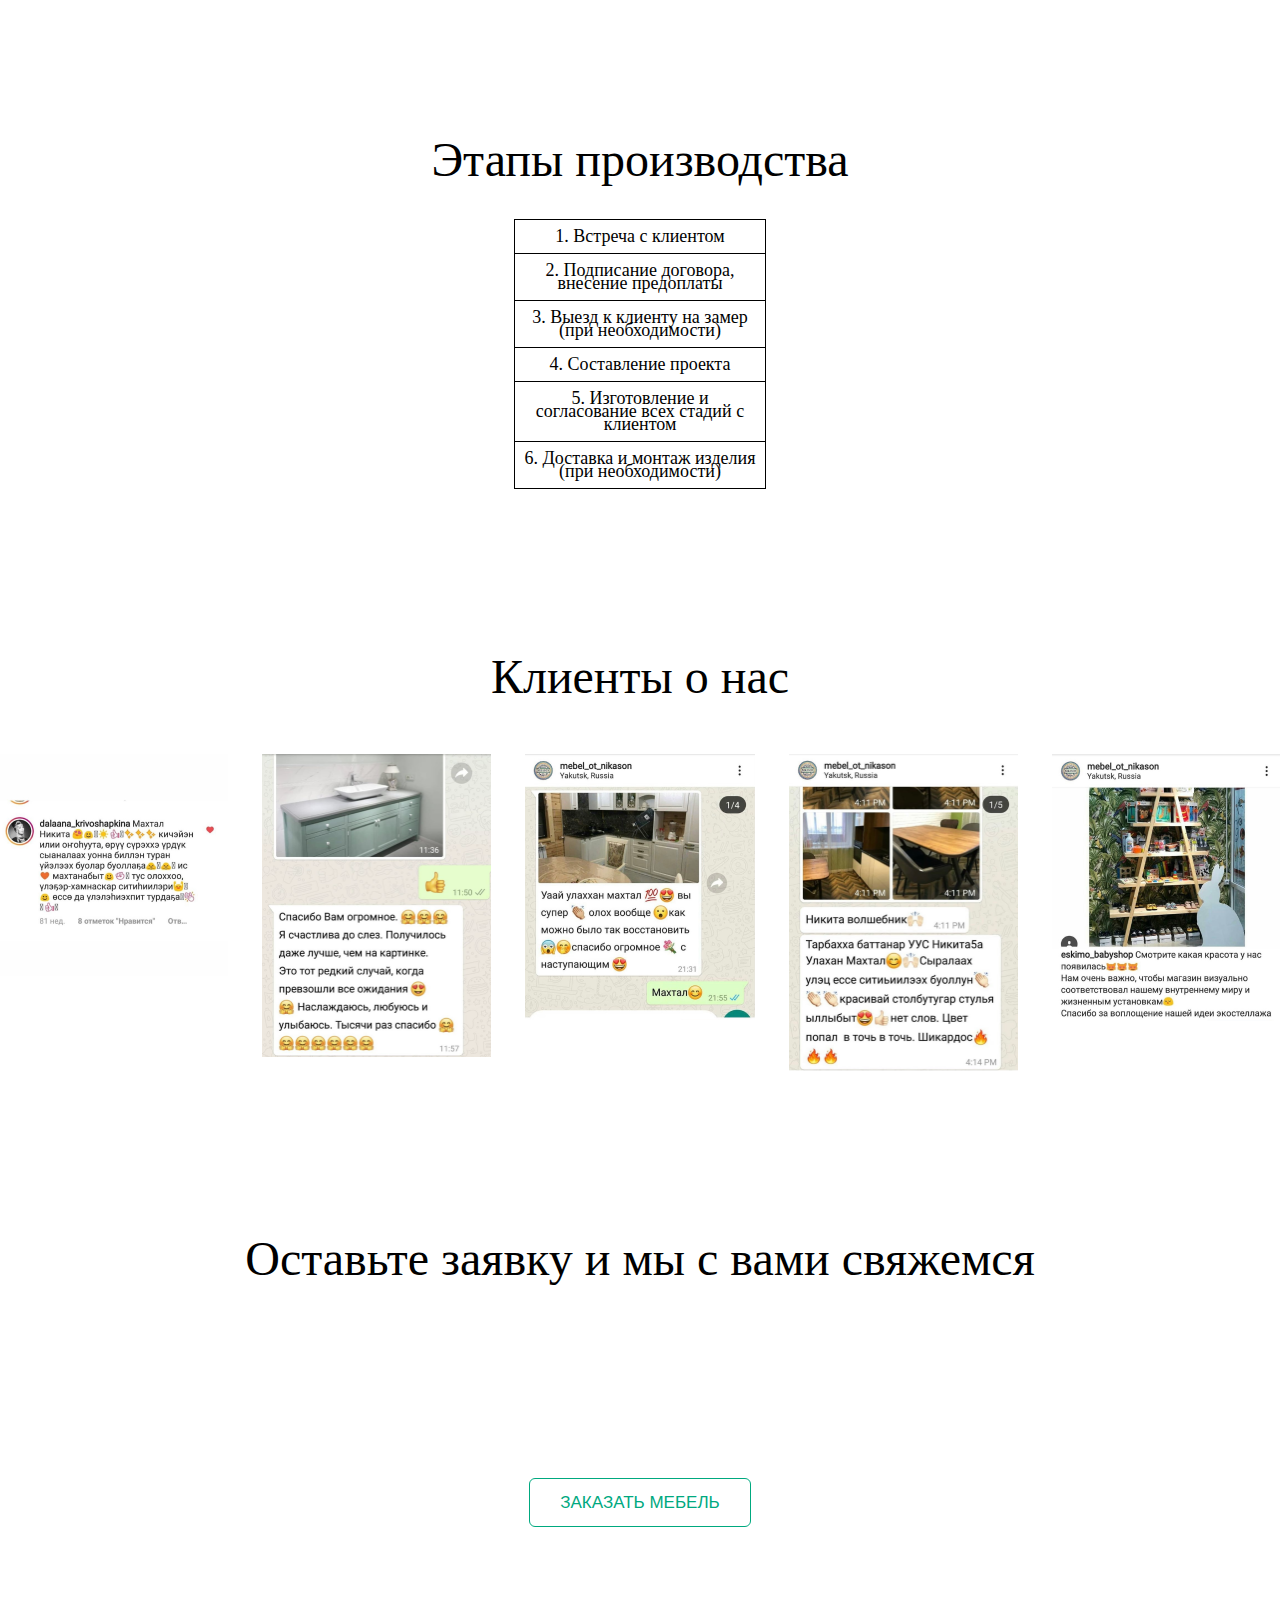
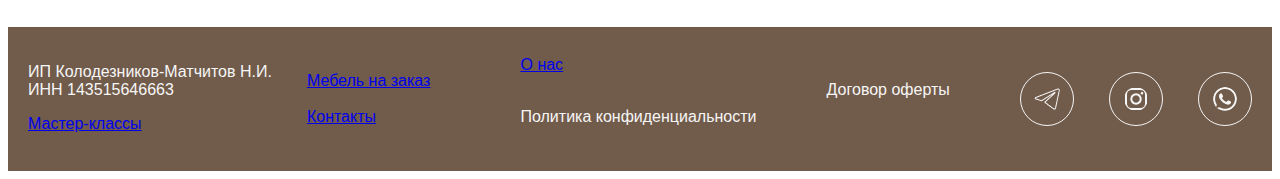
<file: mebelzakaz.html>
<!DOCTYPE html>
<html lang="en">
<head>
    <meta charset="UTF-8">
    <meta http-equiv="X-UA-Compatible" content="IE=edge">
    <meta name="viewport" content="width=device-width, initial-scale=1.0">
    <link rel="stylesheet" href="style.css" />
    <title>Мебель на заказ</title>
</head>
<body>
    <div id="navbar" style="display: flex; justify-content: center; align-items: center;">
        <a style="margin: 0 20px 0 40px;" href="masterclass.html">Мастер-классы</a>
        <a style="margin: 0 40px 0 20px;" href="mebelzakaz.html">Мебель на заказ</a>
        <div style="display: flex; align-items: center;">
            <img src="фото/IMG_1024 3.jpg" style="display: block;" />
        </div>
        <a style="margin: 0 20px 0 40px;" href="#">Контакты</a>
        <a style="margin: 0 40px 0 20px;" href="onas.html">О нас</a>
    </div>
    <div style="position: relative; text-align: center;">
        <img src="фото/IMG_6437 1.png" style="height: 100%;width: 100%;">
        <h1 style="position: absolute; top: 50%; left: 50%; transform: translate(-50%, -50%);color: white;"> Воплотим вашу любую задумку в реальность<br><br>
            <br>
            <span style="font-family: 'Tenor Sans'; font-style: normal; font-weight: 400; font-size: 48px; line-height: 150%; color: #F6F6F6;">  Столярная мастерская<br><br> NIKASON BRAND
            </span>
            <br><br><br>
            <button class="btn">Заказать мебель</button>
        </h1>
    </div>
    <h1 style="text-align: center;margin-top: 160px;  font-family: 'Tenor Sans';font-style: normal;font-weight: 400;font-size: 48px;"> Почему выбирают нас</h1>
    <div class="asd" style="display: flex; flex-direction: row; justify-content: center; text-align: center;">
        <div style="margin-right: 118px;">
            <h1 style="font-family: 'Open Sans'; font-size: 30px; margin-top: 100px;  text-align: center; color: #323232;"> Давно на рынке</h1>
            <p style="font-family: 'Open Sans';  font-size: 18px; text-align: center; color: #323232;">На рынке по производству мебели</p>
        </div>
        <div style="margin-right: 118px;">
            <h1 style="font-family: 'Open Sans'; font-size: 30px; margin-top: 100px; line-height: 150%; text-align: center; color: #323232;"> Гарантия качества</h1>
            <p style="font-family: 'Open Sans'; font-size: 18px; text-align: center; color: #323232;">Предоставляем гарантию 12 месяцев на изделия </p>
        </div>
        <div style="margin-right: 118px;">
            <h1 style="font-family: 'Open Sans'; font-size: 30px; margin-top: 100px; text-align: center; color: #323232;"> Юридическая прозрачность</h1>
            <p style="font-family: 'Open Sans'; font-size: 18px; text-align: center; color: #323232;">Заключаем с каждым клиентом договор</p>
        </div>
        <div style="margin-right: 118px;">
            <h1 style="font-family: 'Open Sans'; font-size: 30px; margin-top: 100px; line-height: 150%; text-align: center; color: #323232;"> Экологичность</h1>
            <p style="font-family: 'Open Sans'; font-size: 18px;;text-align: center; color: #323232;">Мебель из  натуральной древесины, краски без токсичного состава</p>
        </div>
        <div style="margin-right: 118px;">
            <h1 style="font-family: 'Open Sans'; font-size: 30px; margin-top: 100px; line-height: 150%; text-align: center; color: #323232;"> Эксклюзивность</h1>
            <p style="font-family: 'Open Sans'; font-size: 18px; text-align: center; color: #323232;">Каждая мебель изготовлена по индивидуальному дизайну </p>
        </div>
        <div style="margin-right: 118px;">
            <h1 style="font-family: 'Open Sans'; font-size: 30px; margin-top: 100px; line-height: 150%; text-align: center; color: #323232;"> Долговечность</h1>
            <p style="font-family: 'Open Sans'; font-size: 18px; text-align: center; color: #323232;">Мебель из массива дерева прослужит даже вашим детям</p>
        </div>
    </div>
    <div style="text-align: center;margin-top: 160px;">
        <h1 style="font-family: 'Tenor Sans';font-style: normal;font-weight: 400;font-size: 48px;">Портфолио</h1>
        <img src="фото/IMG_5669 1.png" style="margin-right: 20px; display:inline-block;width:auto;height:auto;">
        <img src="фото/IMG_5778 1.png" style="margin-right: 20px;display:inline-block;width:auto;height:auto;">
        <img src="фото/IMG_5822 1.png" style="margin-right: 20px;display:inline-block;width:auto;height:auto;">
        <img src="фото/IMG_5822 1.png" style="margin-right: 20px;display:inline-block;width:auto;height:auto;">
        <img src="фото/IMG_5628 1.png" style="margin-right: 20px;display:inline-block;width:auto;height:auto;">
        <img src="фото/IMG_6067 1.png" style="margin-right: 20px;display:inline-block;width:auto;height:auto;">
        <img src="фото/IMG_5697 1.png" style="margin-right: 20px;display:inline-block;width:auto;height:auto;">
        <img src="фото/IMG_5694 1.png" style="display:inline-block;width:auto;height:auto;">
    </div>
    <h1 style="text-align: center;margin-top: 160px;  font-family: 'Tenor Sans';font-style: normal;font-weight: 400;font-size: 48px;"> Этапы производства</h1>
    <table class="iksweb" style="width: 20%; margin: 0 auto;">
        <tbody>
            <tr>
                <td style="font-size: large;">1. Встреча с клиентом</td>
            </tr>
            <tr>
                <td style="font-size: large;">2. Подписание договора, внесение предоплаты</td>
            </tr>
            <tr>
                <td style="font-size: large;">3. Выезд к клиенту на замер (при необходимости)</td>
            </tr>
            <tr>
                <td style="font-size: large;">4. Составление проекта</td>
            </tr>
            <tr>
                <td style="font-size: large;">5. Изготовление и согласование всех стадий с клиентом</td>
            </tr>
            <tr>
                <td style="font-size: large;">6. Доставка и монтаж изделия (при необходимости)</td>
            </tr>
        </tbody>
    </table>
    <h1 style="text-align: center;margin-top: 160px;  font-family: 'Tenor Sans';font-style: normal;font-weight: 400;font-size: 48px;"> Клиенты о нас</h1>
    <div style="display: flex;justify-content: center;margin-top: 50px;">
        <img src="фото/IMG_4714 1.png" style="margin-right: 34px;width: 230px;
            height: 221.67px;">
        <img src="фото/IMG_4707 1.png" style="margin-right: 34px;width: 230px;
            height: 303.06px;">
        <img src="фото/IMG_4708 1.png" style="margin-right: 34px;width: 230px;
            height: 265.88px;">
        <img src="фото/IMG_4712 1.png" style="margin-right: 34px;width: 230px;
            height: 316.39px;">
        <img src="фото/IMG_4715 1.png" style="width: 230px;
            height: 266.94px;">
    </div>
    <div style="text-align: center;">
        <h1 style="text-align: center;margin-top: 160px;  font-family: 'Tenor Sans';font-style: normal;font-weight: 400;font-size: 48px;"> Оставьте заявку и мы с вами свяжемся</h1>
        <button style="text-align: center; margin-top: 160px;" class="btn">Заказать мебель</button>
    </div>
    <div class="footer" style="margin-top: 100px;">
        <div class="col">
            <p>ИП Колодезников-Матчитов Н.И. <br> ИНН 143515646663
            </p>
            <a href="masterclass.html" style="margin-right: 20px;">Мастер-классы</a>
            <br>
        </div>
        <div class="col">
            <a href="mebelzakaz.html" style="margin-right: 20px;">Мебель на заказ</a>
            <br>
            <a href="#" style="margin-right: 20px;">Контакты</a>
        </div>
        <br>
        <div class="col">
            <a href="onas.html">О нас</a>
            <br>
            <p>Политика конфиденциальности</p>
        </div>
        <br>
        <div class="col">
            <p>Договор оферты</p>
            <br>
        </div>
        <br>
        <div class="col">
            <div style="width: 52px; height: 52px; border: 1px solid #F6F6F6; border-radius: 50%; display: flex; justify-content: center; align-items: center;">
                <img src="фото/arcticons_telegram.png" style="border-radius: 50%;" />
            </div>
        </div>
        <div class="col">
            <div style="width: 52px; height: 52px; border: 1px solid #F6F6F6; border-radius: 50%; display: flex; justify-content: center; align-items: center;">
                <img src="фото/akar-icons_instagram-fill.png" style="border-radius: 50%;" />
            </div>
        </div>
        <div class="col">
            <div style="width: 52px; height: 52px; border: 1px solid #F6F6F6; border-radius: 50%; display: flex; justify-content: center; align-items: center;">
                <img src="фото/akar-icons_whatsapp-fill.png" style="border-radius: 50%;" />
            </div>
        </div>
    </div>
</body>
</html>
</file>
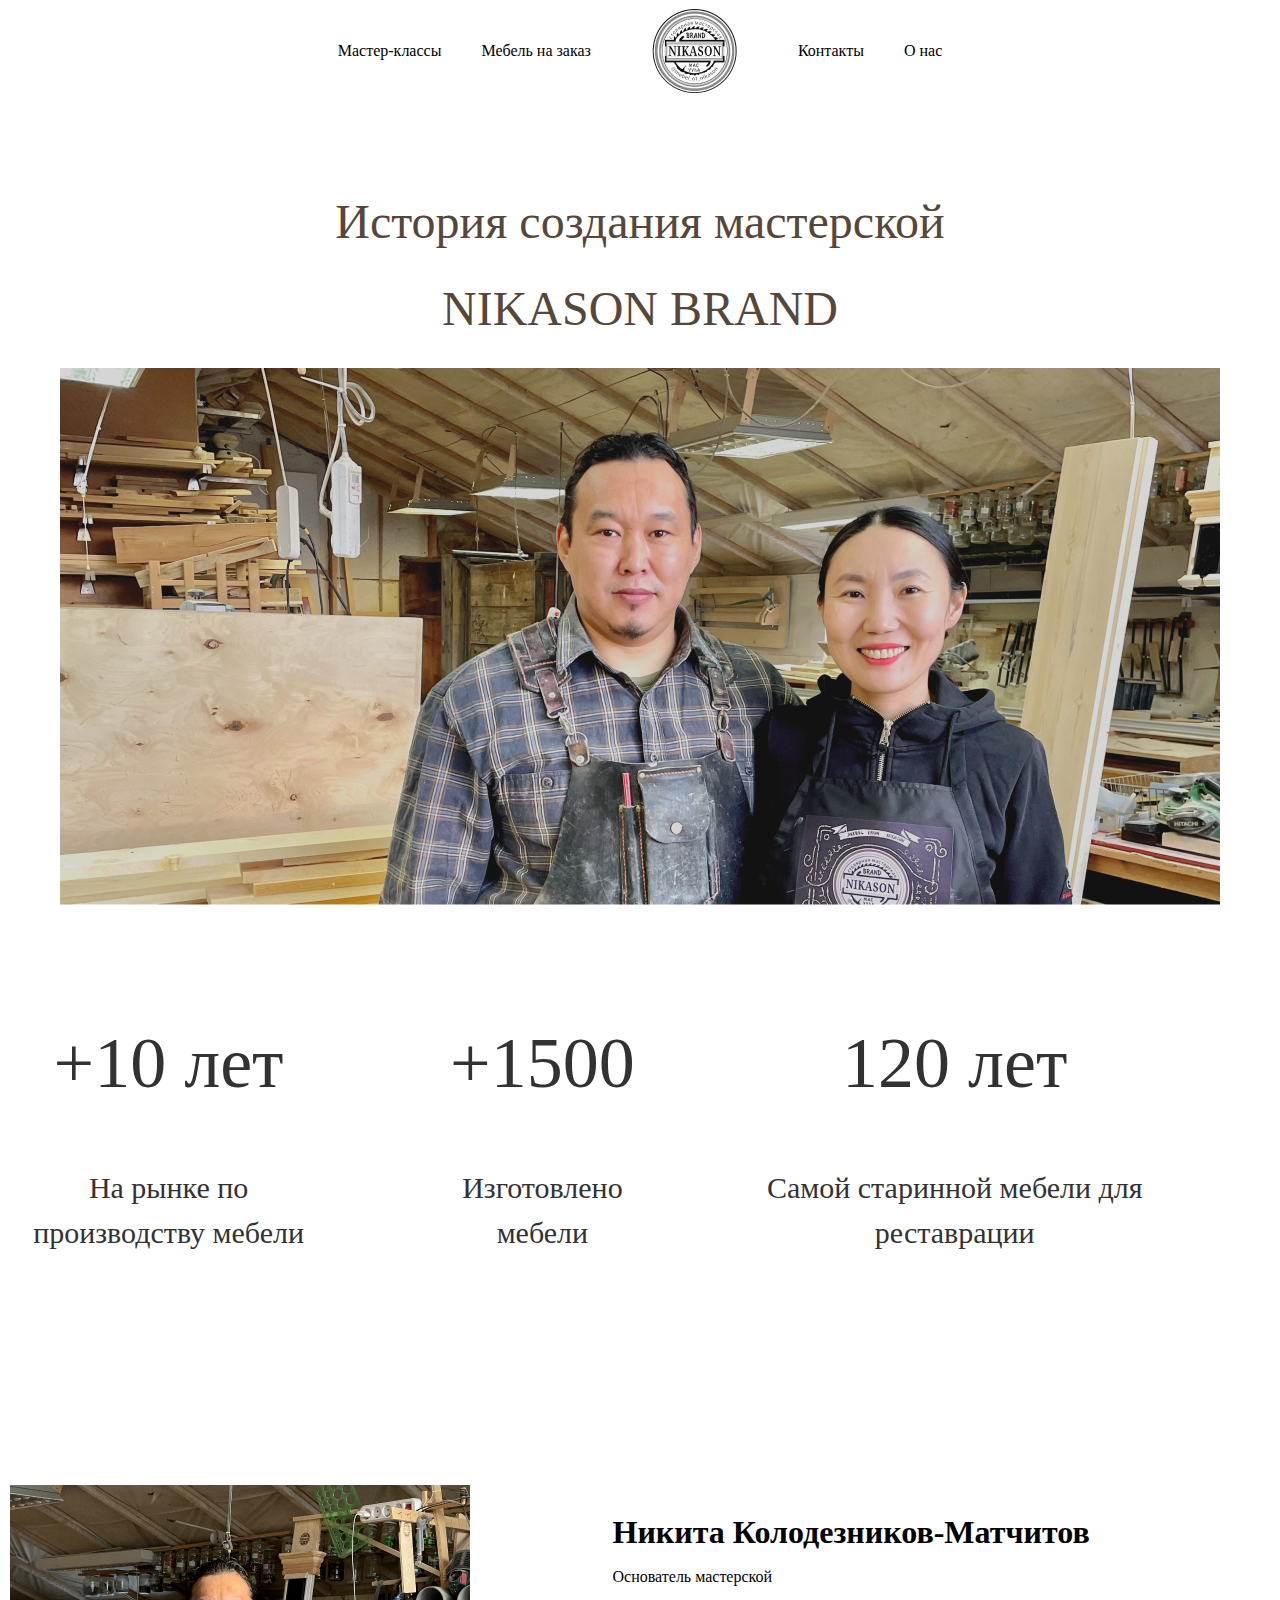
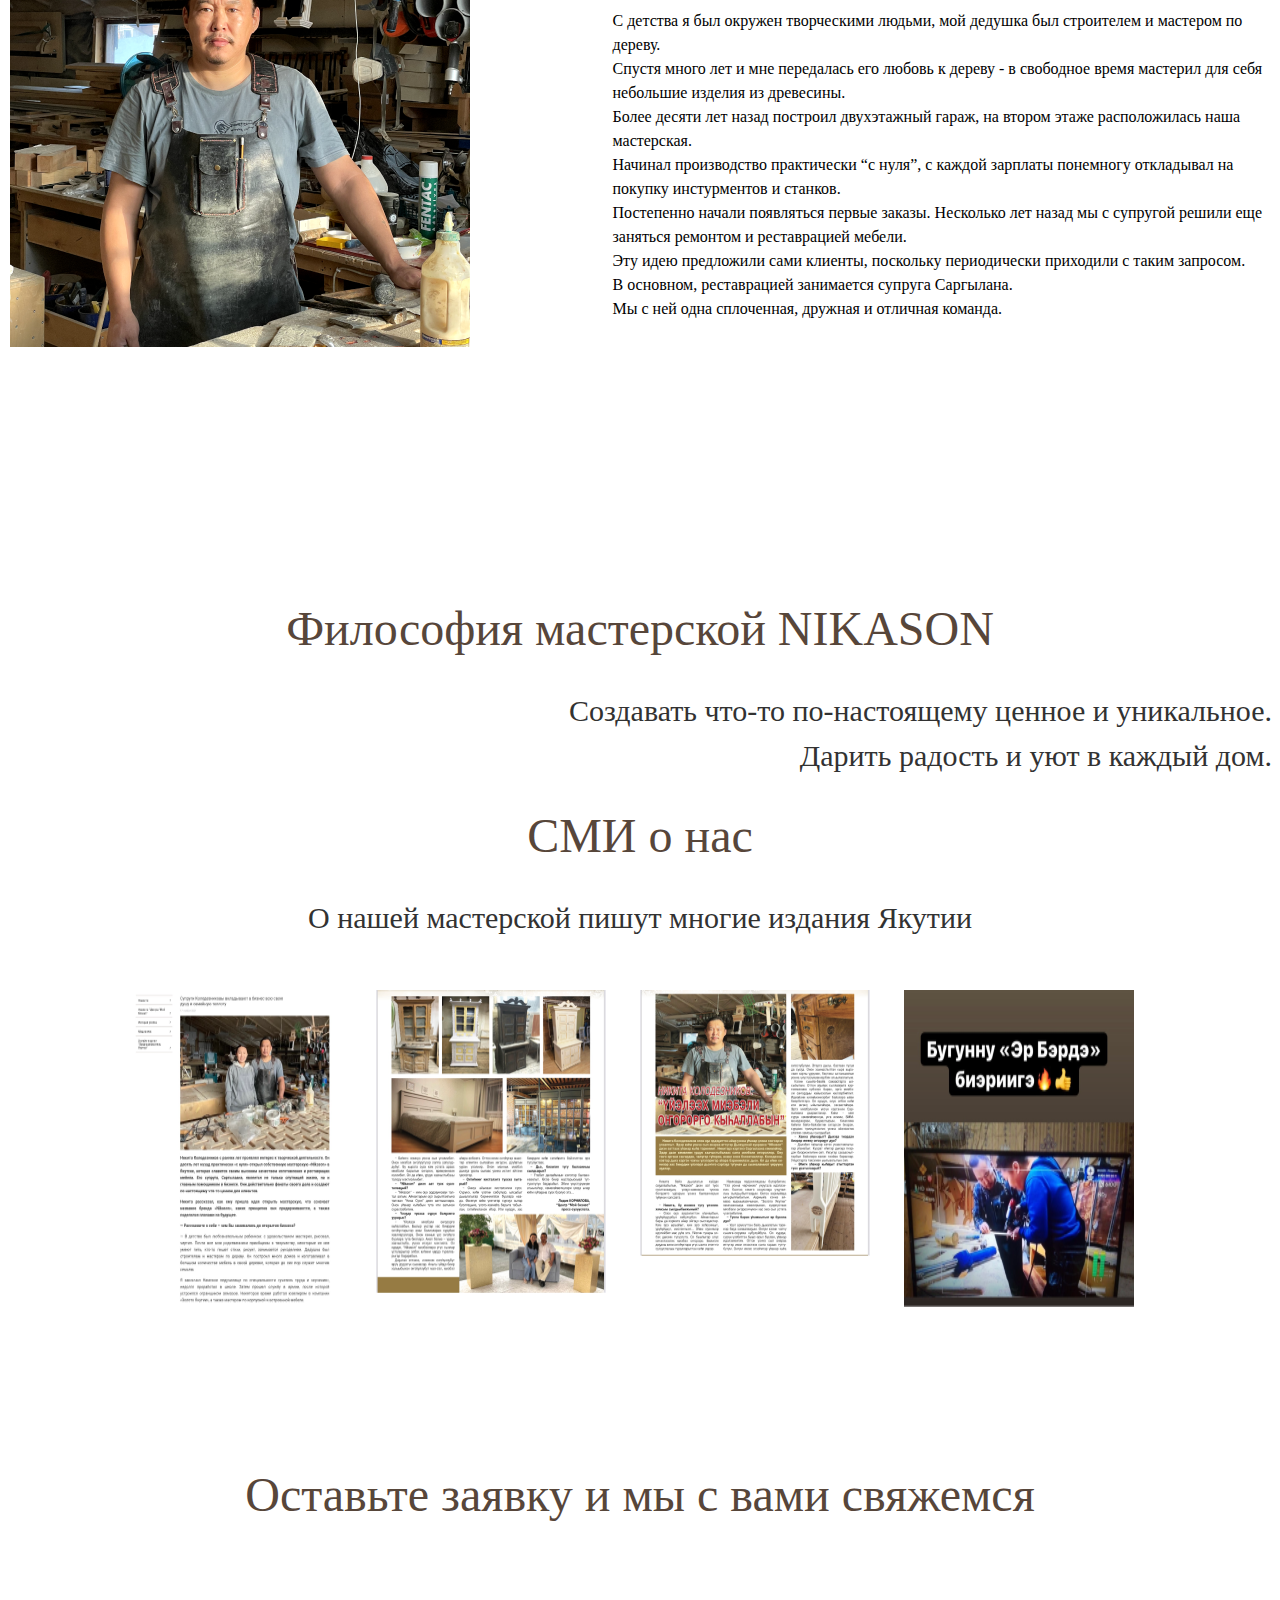
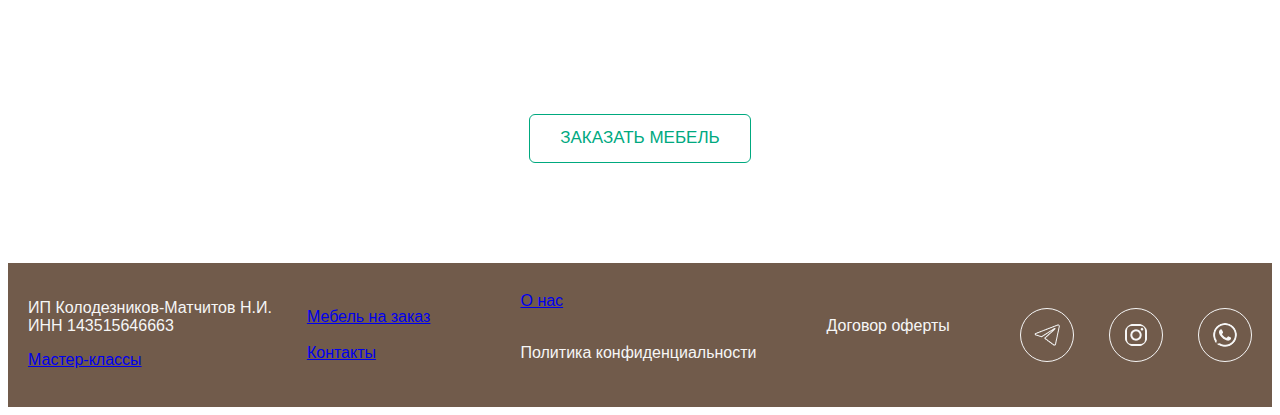
<file: onas.html>
<!DOCTYPE html>
<html lang="en">
<head>
    <meta charset="UTF-8">
    <meta http-equiv="X-UA-Compatible" content="IE=edge">
    <meta name="viewport" content="width=device-width, initial-scale=1.0">
    <link rel="stylesheet" href="style.css" />
    <title>О нас</title>
</head>
<body>
    <div id="navbar" style="display: flex; justify-content: center; align-items: center;">
        <a style="margin: 0 20px 0 40px;" href="masterclass.html">Мастер-классы</a>
        <a style="margin: 0 40px 0 20px;" href="mebelzakaz.html">Мебель на заказ</a>
        <div style="display: flex; align-items: center;">
            <img src="фото/IMG_1024 3.jpg" style="display: block;" />
        </div>
        <a style="margin: 0 20px 0 40px;" href="#">Контакты</a>
        <a style="margin: 0 40px 0 20px;" href="onas.html">О нас</a>
    </div>
    <h1 style="text-align: center;margin-top: 100px;  font-family: 'Tenor Sans';font-style: normal;font-weight: 400;font-size: 48px;color: #57463A;"> История создания мастерской</h1>
    <h1 style="text-align: center;margin-top: 20px;  font-family: 'Tenor Sans';font-style: normal;font-weight: 400;font-size: 48px;color: #57463A;"> NIKASON BRAND</h1>
    <div style="position: relative; text-align: center;">
        <img src="фото/Rectangle 83.png" style="width: 1160px;
    height: 536.5px;">
    </div>
    <div class="asd" style="display: flex; flex-direction: row; justify-content: center; text-align: center;">
        <div style="margin-right: 118px;">
            <h1 style="font-family: 'Open Sans'; font-style: normal; font-weight: 300; font-size: 72px; margin-top: 100px; line-height: 150%; text-align: center; color: #323232;">  +10 лет</h1>
            <p style="font-family: 'Open Sans'; font-style: normal; font-weight: normal; font-size: 30px; line-height: 150%; text-align: center; color: #323232;"> На рынке по производству мебели</p>
        </div>
        <div style="margin-right: 118px;">
            <h1 style="font-family: 'Open Sans'; font-style: normal; font-weight: 300; font-size: 72px; margin-top: 100px; line-height: 150%; text-align: center; color: #323232;"> +1500</h1>
            <p style="font-family: 'Open Sans'; font-style: normal; font-weight: normal; font-size: 30px; line-height: 150%; text-align: center; color: #323232;">  Изготовлено мебели</p>
        </div>
        <div style="margin-right: 118px;">
            <h1 style="font-family: 'Open Sans'; font-style: normal; font-weight: 300; font-size: 72px; margin-top: 100px; line-height: 150%; text-align: center; color: #323232;"> 120 лет</h1>
            <p style="font-family: 'Open Sans'; font-style: normal; font-weight: 300; font-size: 30px; line-height: 150%; text-align: center; color: #323232;"> Самой старинной мебели для реставрации </p>
        </div>
    </div>
    <div style="display:flex; align-items:center; margin-top:200px;">
        <div style="width:50%; text-align:center;">
            <img src="фото/IMG_4420 1.png">
        </div>
        <div style="width: 650;font-family: 'Open Sans';font-style: normal;font-weight: 400;line-height: 150%;">
            <h1 style="margin-left:140px;font-size: bold;">Никита Колодезников-Матчитов</h1>
            <p style="margin-left:140px;margin-top: 20px;font-size:16px;">Основатель мастерской</p>
            <p style="margin-left:140px;margin-top: 20px; width: 650;font-size:16px;line-height: 150%;">
                С детства я был окружен творческими людьми, мой дедушка был строителем и мастером по дереву.<br>Спустя много лет и мне передалась его любовь к дереву - в свободное время мастерил для себя небольшие изделия из древесины.<br> Более десяти лет назад построил двухэтажный гараж, на втором этаже расположилась наша мастерская.<br> Начинал производство практически “с нуля”, с каждой зарплаты понемногу откладывал на покупку инстурментов и станков. <br> Постепенно начали появляться первые заказы. Несколько лет назад мы с супругой решили еще заняться ремонтом и реставрацией мебели.<br>Эту идею предложили сами клиенты, поскольку периодически приходили с таким запросом.<br> В основном, реставрацией занимается супруга Саргылана.<br> Мы с ней одна сплоченная, дружная и отличная команда. </p>
        </div>
    </div>
    <h1 style="margin-top: 250px;text-align: center;font-family: 'Tenor Sans';font-style: normal;font-weight: 400;font-size: 48px;color: #57463A;"> Философия мастерской NIKASON</h1>
    <p style="font-family: 'Open Sans'; font-style: normal; font-weight: normal; font-size: 30px; line-height: 150%; text-align: right; color: #323232;">  Создавать что-то по-настоящему ценное и уникальное.<br> Дарить радость и уют в каждый дом.</p>
    <h1 style="text-align: center;margin-top: 20px;  font-family: 'Tenor Sans';font-style: normal;font-weight: 400;font-size: 48px;color: #57463A;"> СМИ о нас</h1>
    <p style="font-family: 'Open Sans'; font-style: normal; font-weight: normal; font-size: 30px; line-height: 150%; text-align: center; color: #323232;"> О нашей мастерской пишут многие издания Якутии </p>
    <div style="display: flex;justify-content: center;margin-top: 50px;">
        <img src="фото/IMG_5597 1.png" style="margin-right: 34px;">
        <img src="фото/IMG_5605 1.png" style="margin-right: 34px;width: 230px; height: 303.06px;">
        <img src="фото/IMG_5604 1.png" style="margin-right: 34px;width: 230px; height: 265.88px;">
        <img src="фото/IMG_5624 1.png" style="margin-right: 34px;width: 230px; height: 316.39px;">
    </div>
    <div style="text-align: center;">
        <h1 style="text-align: center;margin-top: 160px;  font-family: 'Tenor Sans';font-style: normal;font-weight: 400;font-size: 48px;color: #57463A;"> Оставьте заявку и мы с вами свяжемся</h1>
        <button style="text-align: center; margin-top: 160px;" class="btn">Заказать мебель</button>
    </div>
    <div class="footer" style="margin-top: 100px;">
        <div class="col">
          <p>ИП Колодезников-Матчитов Н.И. <br> ИНН 143515646663
          </p>
          <a href="masterclass.html" style="margin-right: 20px;">Мастер-классы</a>
          <br>
        </div>
        <div class="col">
          <a href="mebelzakaz.html" style="margin-right: 20px;">Мебель на заказ</a>
          <br>
          <a href="#" style="margin-right: 20px;">Контакты</a>
        </div>
        <br>
        <div class="col">
          <a href="onas.html">О нас</a>
          <br>
          <p>Политика конфиденциальности</p>
        </div>
        <br>
        <div class="col">
          <p>Договор оферты</p>
          <br>
        </div>
        <br>
        <div class="col">
          <div style="width: 52px; height: 52px; border: 1px solid #F6F6F6; border-radius: 50%; display: flex; justify-content: center; align-items: center;">
            <img src="фото/arcticons_telegram.png" style="border-radius: 50%;" />
          </div>
        </div>
        <div class="col">
          <div style="width: 52px; height: 52px; border: 1px solid #F6F6F6; border-radius: 50%; display: flex; justify-content: center; align-items: center;">
            <img src="фото/akar-icons_instagram-fill.png" style="border-radius: 50%;" />
          </div>
        </div>
        <div class="col">
          <div style="width: 52px; height: 52px; border: 1px solid #F6F6F6; border-radius: 50%; display: flex; justify-content: center; align-items: center;">
            <img src="фото/akar-icons_whatsapp-fill.png" style="border-radius: 50%;" />
          </div>
        </div>
      </div>
</body>

</html>
</file>
<file: style.css>
#navbar {
  display: flex;
  justify-content: center;
  align-items: center;
  padding: 0;
}

#navbar>a {
  margin: 0 20px;
  color: black;
  text-decoration: none;
}

#navbar>div {
  margin: 0 20px;
}

#navbar>a:not(:last-child) {
  margin-right: 100px;
}

.btn {
  --color: #00A97F;
  --color2: rgb(10, 25, 30);
  padding: 0.8em 1.75em;
  background-color: transparent;
  border-radius: 6px;
  border: .3px solid var(--color);
  transition: .5s;
  position: relative;
  overflow: hidden;
  cursor: pointer;
  z-index: 1;
  font-weight: 300;
  font-size: 17px;
  font-family: 'Roboto', 'Segoe UI', sans-serif;
  text-transform: uppercase;
  color: var(--color);
}

.btn::after,
.btn::before {
  content: '';
  display: block;
  height: 100%;
  width: 100%;
  transform: skew(90deg) translate(-50%, -50%);
  position: absolute;
  inset: 50%;
  left: 25%;
  z-index: -1;
  transition: .5s ease-out;
  background-color: var(--color);
}

.btn::before {
  top: -50%;
  left: -25%;
  transform: skew(90deg) rotate(180deg) translate(-50%, -50%);
}

.btn:hover::before {
  transform: skew(45deg) rotate(180deg) translate(-50%, -50%);
}

.btn:hover::after {
  transform: skew(45deg) translate(-50%, -50%);
}

.btn:hover {
  color: var(--color2);
}

.btn:active {
  filter: brightness(.7);
  transform: scale(.98);
}

.div {
  display: flex;
  align-items: center;
  justify-content: space-between;
  background-color: white;
  padding: 0;
}

.div img {
  max-width: 50%;
  margin: 0 20px 0 0;
}

.div p {
  margin: 0;
  line-height: 1.4;
  display: flex;
  flex-direction: column;
  justify-content: center;
  text-align: left;
  margin-right: 20px;
  font-size: 16px;
}

.div img:nth-child(2),
.div img:nth-child(3),
.div img:nth-child(4) {
  width: 30px;
  height: 30px;
  margin: 0 40 0 0;
}

.images-container {
  display: flex;
  align-items: center;
  justify-content: center;
  margin: 0 -10px;
}

.images-container img {
  margin: 0 10px;
}

table.iksweb {
  text-decoration: none;
  border-collapse: collapse;
  width: 100%;
  text-align: center;
}

table.iksweb th {
  font-weight: normal;
  font-size: 14px;
  color: #ffffff;
  background-color: #000000;
}

table.iksweb td {
  font-size: 13px;
  color: #000000;
}

table.iksweb td,
table.iksweb th {
  white-space: pre-wrap;
  padding: 10px 5px;
  line-height: 13px;
  vertical-align: middle;
  border: 1px solid #000000;
}

table.iksweb tr:hover {
  background-color: #f9fafb
}

table.iksweb tr:hover td {
  color: #000000;
  cursor: default;
}

.iksweb img {
  max-width: 100%;
  height: auto;
  width: 100px;
  height: 100px;
}

.footer {
  display: flex;
  justify-content: space-between;
  align-items: center;
  padding: 20px;
  background-color: #715B4B;
  font-family: Arial, sans-serif;
  flex-wrap: wrap;
  color: #F6F6F6;
}

.col {
  display: flex;
  flex-direction: column;
}

.outer-box {
  border: 7px solid #A1B29F;
  width: 1160px;
  height: 590px;
}

.inner-box {
  border: 1px solid #715B4B;
  width: 100%;
  height: 100%;
}

.grid-container {
  display: grid;
  grid-template-columns: repeat(4, 1fr);
  grid-template-rows: repeat(2, 1fr);
  gap: 10px;
}

.grid-item img {
  width: 261px;
  height: 300px;
}

.grid-item {

  margin-bottom: 91px;
  text-align: center;
}

.grid-item p {
  margin-top: 10px;
  font-weight: bold;
  color: #323232;
  font-family: 'Open Sans';
  font-style: normal;
  font-weight: 400;
  font-size: 16px;
  line-height: 102.99%;
}
</file>
